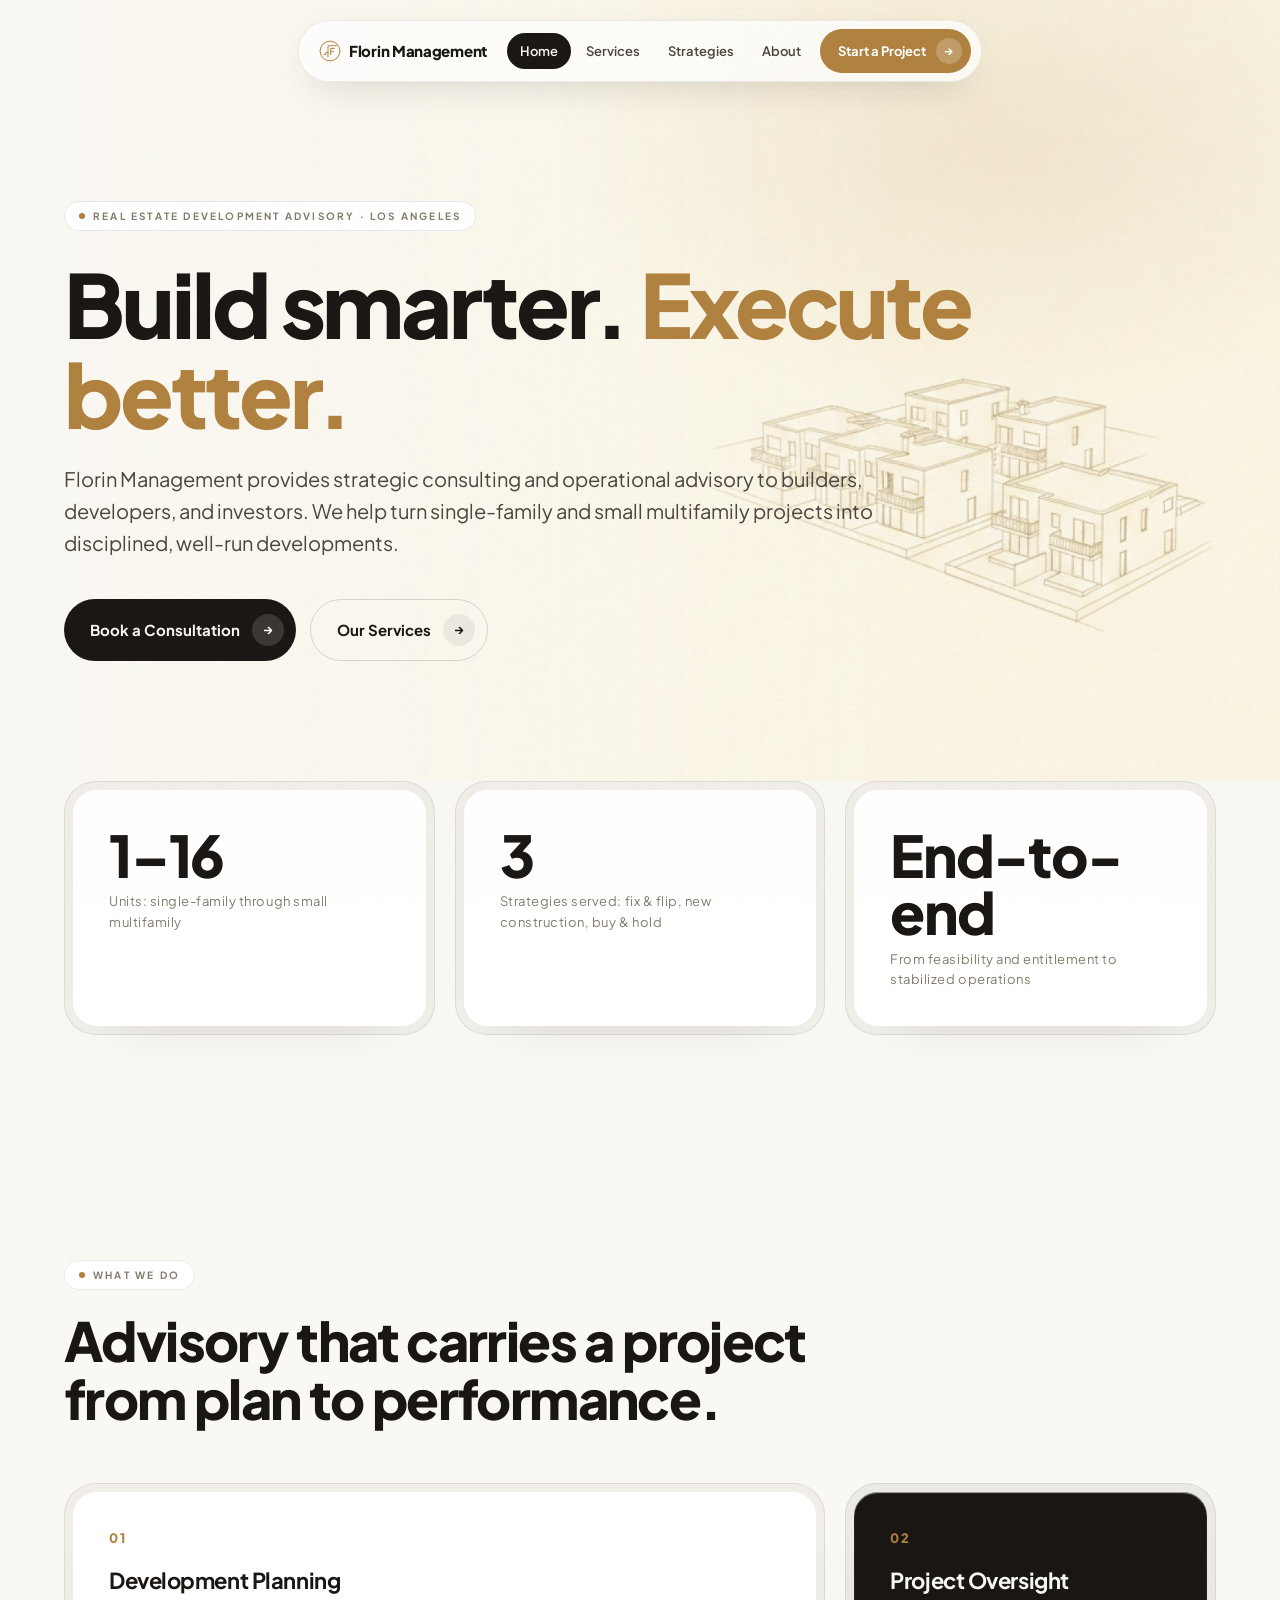
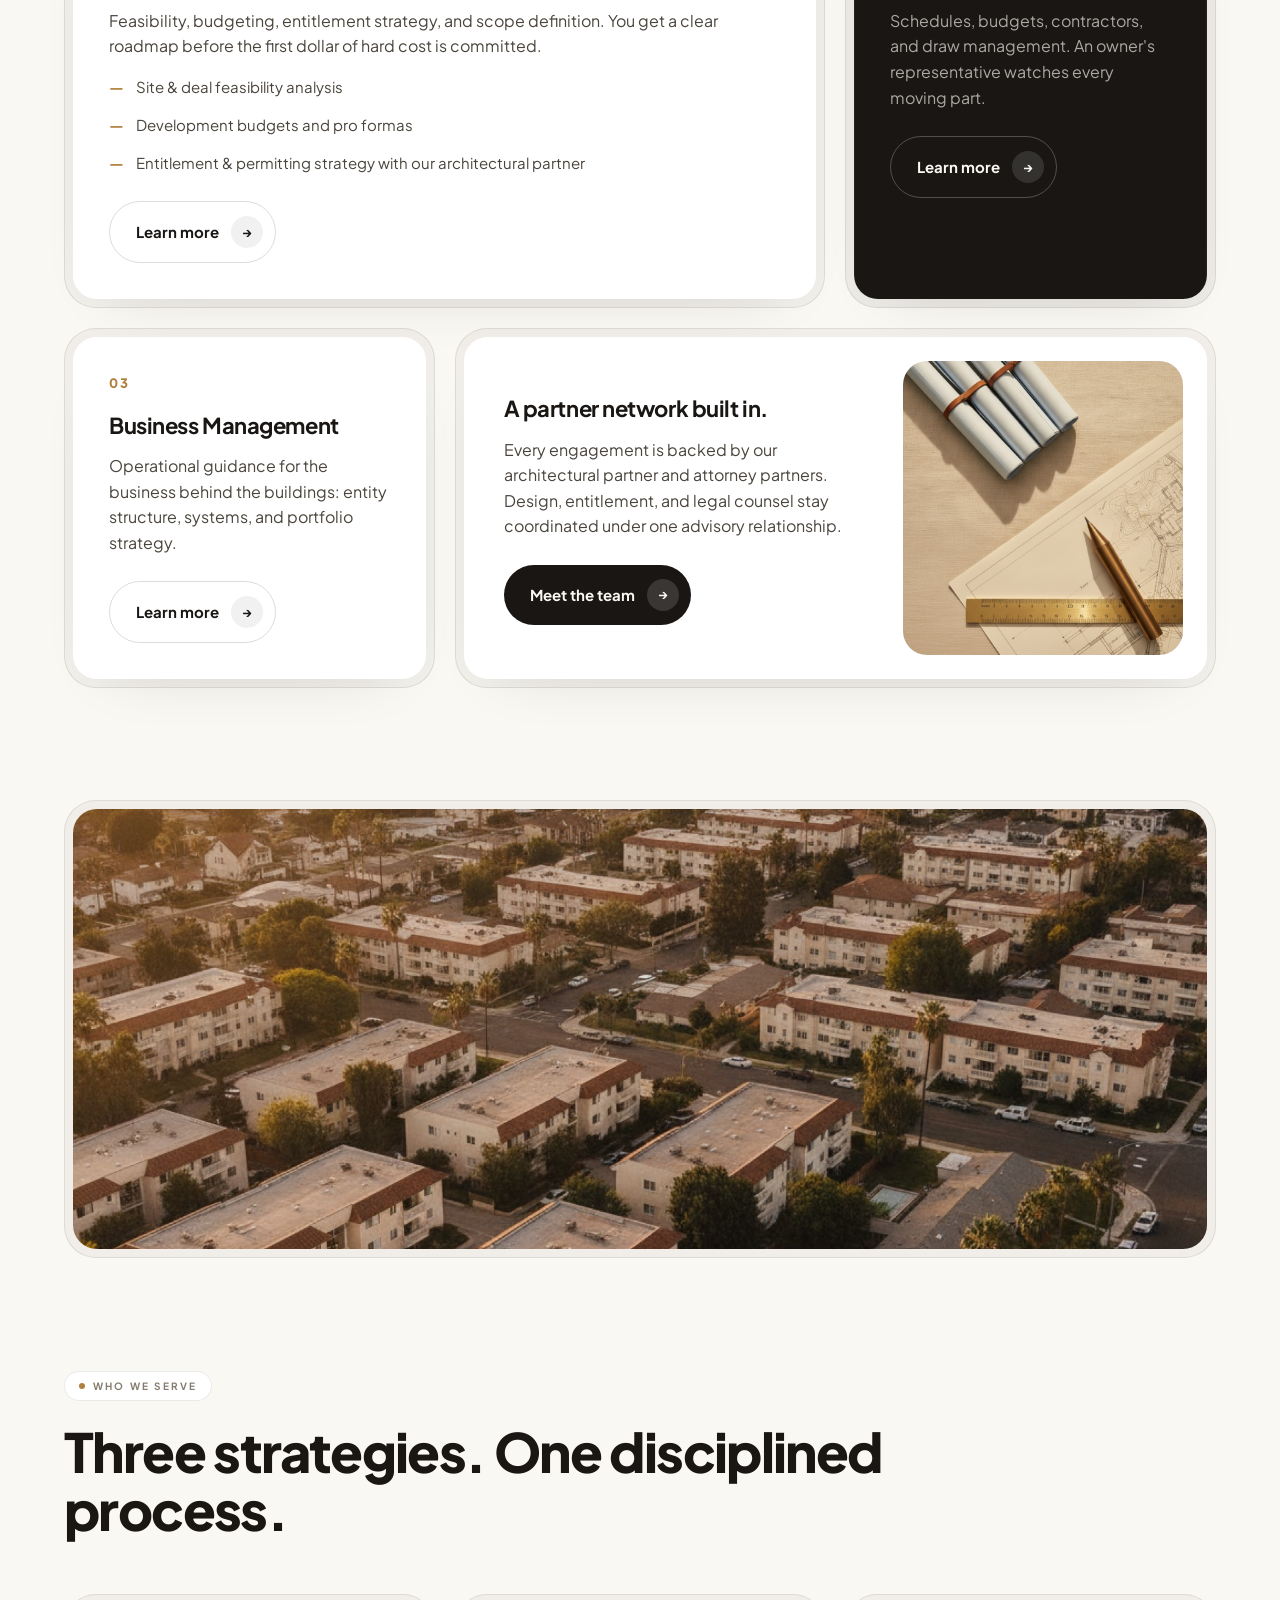
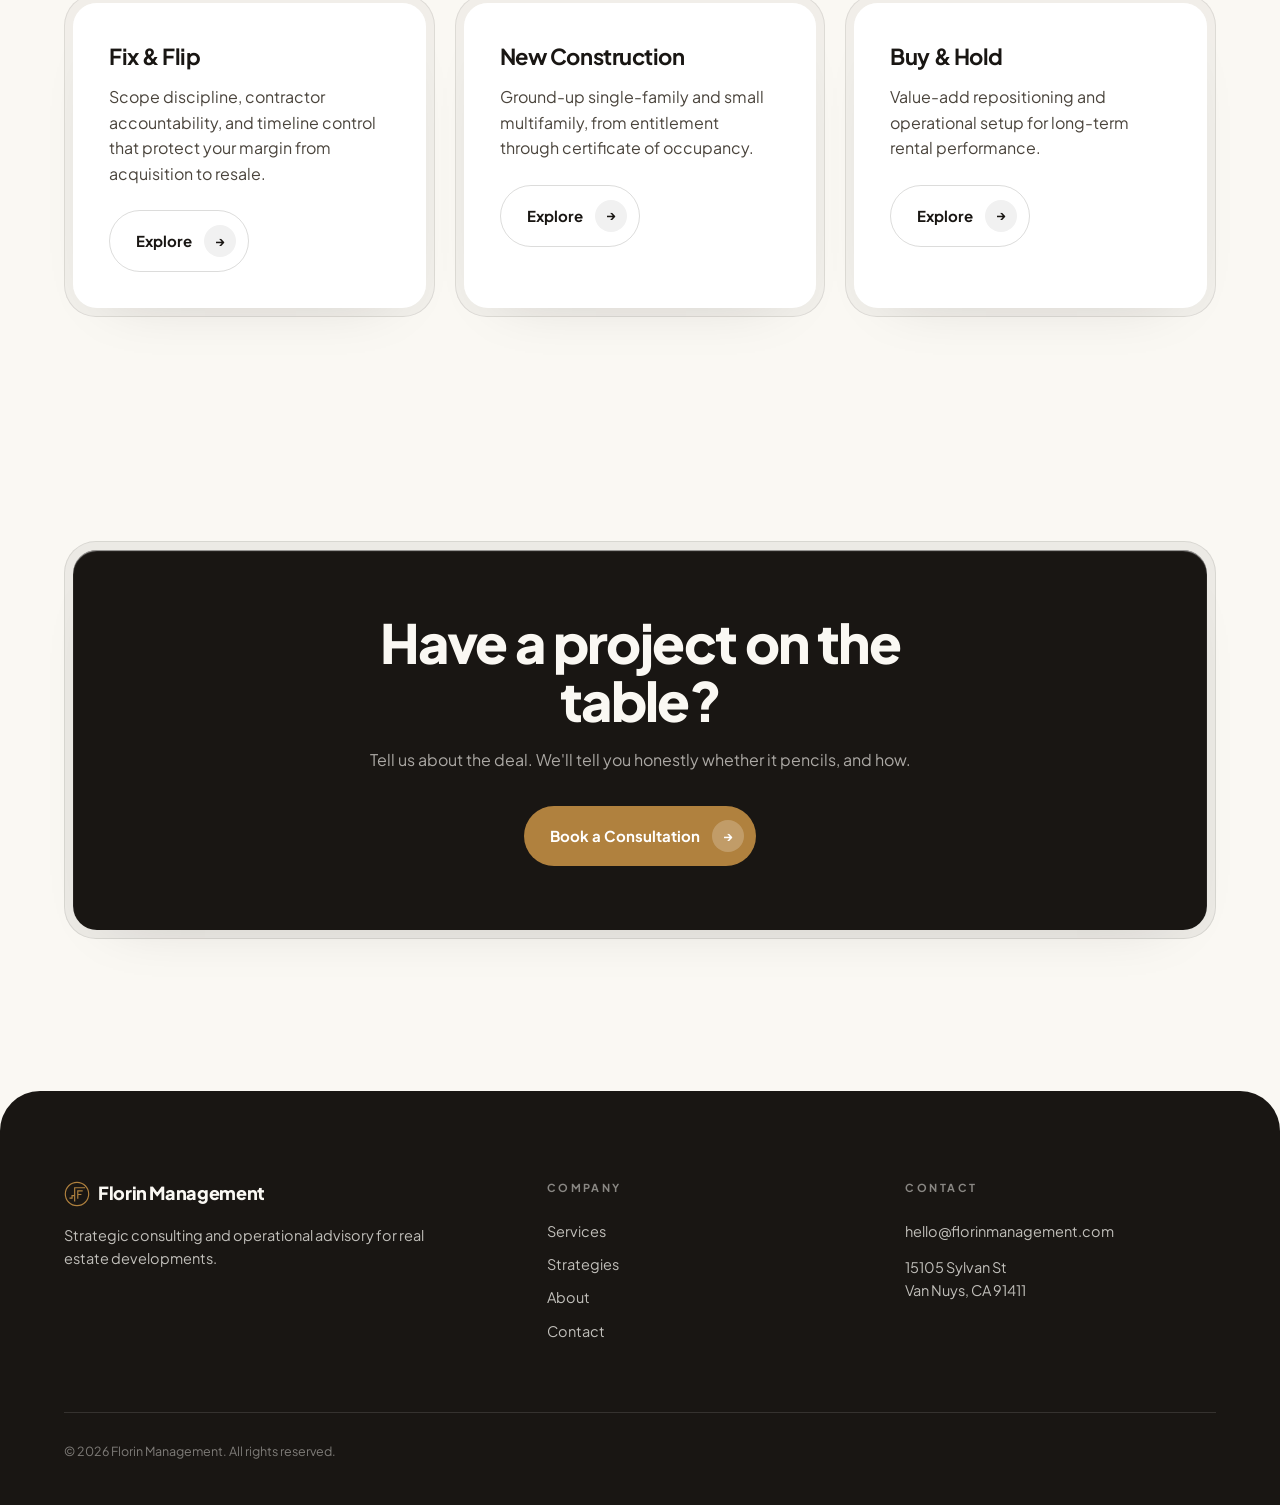
<file: index.html>
<!DOCTYPE html>
<html lang="en">
<head>
<meta charset="UTF-8">
<meta name="viewport" content="width=device-width, initial-scale=1.0">
<title>Florin Management | Real Estate Development Advisory</title>
<meta name="description" content="Strategic consulting and operational advisory for builders, developers, and real estate investors. Development planning, project oversight, and business management for single-family and small multifamily projects.">
<link rel="preconnect" href="https://fonts.googleapis.com">
<link rel="preconnect" href="https://fonts.gstatic.com" crossorigin>
<link href="https://fonts.googleapis.com/css2?family=Plus+Jakarta+Sans:wght@400;500;600;700;800&display=swap" rel="stylesheet">
<link rel="icon" type="image/svg+xml" href="assets/logo.svg">
<link rel="stylesheet" href="styles.css">
</head>
<body>

<nav class="nav">
  <div class="nav-pill">
    <a class="nav-logo" href="index.html"><img src="assets/logo.svg" alt="" class="coin-img">Florin Management</a>
    <div class="nav-links">
      <a href="index.html" class="active">Home</a>
      <a href="services.html">Services</a>
      <a href="strategies.html">Strategies</a>
      <a href="about.html">About</a>
    </div>
    <a class="nav-cta" href="contact.html">Start a Project <span class="arr">→</span></a>
  </div>
</nav>
<button class="burger" aria-label="Menu"><span></span><span></span></button>
<div class="mobile-menu">
  <a href="index.html">Home</a><a href="services.html">Services</a><a href="strategies.html">Strategies</a>
  <a href="about.html">About</a><a href="contact.html">Contact</a>
</div>

<header class="hero">
  <div class="hero-art" aria-hidden="true"></div>
  <div class="wrap">
    <span class="eyebrow rv">Real Estate Development Advisory · Los Angeles</span>
    <h1 class="rv d1" style="margin:28px 0 24px;max-width:15ch">Build smarter. <span class="gold">Execute better.</span></h1>
    <p class="lede rv d2">Florin Management provides strategic consulting and operational advisory to builders, developers, and investors. We help turn single-family and small multifamily projects into disciplined, well-run developments.</p>
    <div class="rv d3" style="display:flex;gap:14px;margin-top:40px;flex-wrap:wrap">
      <a class="btn btn-dark" href="contact.html">Book a Consultation <span class="arr">→</span></a>
      <a class="btn btn-ghost" href="services.html">Our Services <span class="arr">→</span></a>
    </div>
  </div>
</header>

<section style="padding-top:0">
  <div class="wrap">
    <div class="bento">
      <div class="shell b4 rv"><div class="core" style="text-align:left">
        <div class="stat">1–16</div><div class="stat-label">Units: single-family through small multifamily</div>
      </div></div>
      <div class="shell b4 rv d1"><div class="core">
        <div class="stat">3</div><div class="stat-label">Strategies served: fix &amp; flip, new construction, buy &amp; hold</div>
      </div></div>
      <div class="shell b4 rv d2"><div class="core">
        <div class="stat">End-to-end</div><div class="stat-label">From feasibility and entitlement to stabilized operations</div>
      </div></div>
    </div>
  </div>
</section>

<section>
  <div class="wrap">
    <span class="eyebrow rv">What we do</span>
    <h2 class="rv d1" style="margin:22px 0 56px;max-width:20ch">Advisory that carries a project from plan to performance.</h2>
    <div class="bento">
      <div class="shell b8 rv"><div class="core">
        <div class="num">01</div>
        <h3 style="margin:14px 0 10px">Development Planning</h3>
        <p style="color:var(--ink-soft)">Feasibility, budgeting, entitlement strategy, and scope definition. You get a clear roadmap before the first dollar of hard cost is committed.</p>
        <ul class="card-list">
          <li>Site &amp; deal feasibility analysis</li>
          <li>Development budgets and pro formas</li>
          <li>Entitlement &amp; permitting strategy with our architectural partner</li>
        </ul>
        <a class="btn btn-ghost" style="margin-top:26px" href="services.html#planning">Learn more <span class="arr">→</span></a>
      </div></div>
      <div class="shell shell-dark b4 rv d1"><div class="core core-dark">
        <div class="num">02</div>
        <h3 style="margin:14px 0 10px">Project Oversight</h3>
        <p class="mute-on-dark">Schedules, budgets, contractors, and draw management. An owner's representative watches every moving part.</p>
        <a class="btn btn-ghost" style="margin-top:26px;border-color:rgba(250,248,243,.25);color:var(--cream)" href="services.html#oversight">Learn more <span class="arr" style="background:rgba(255,255,255,.12)">→</span></a>
      </div></div>
      <div class="shell b4 rv"><div class="core">
        <div class="num">03</div>
        <h3 style="margin:14px 0 10px">Business Management</h3>
        <p style="color:var(--ink-soft)">Operational guidance for the business behind the buildings: entity structure, systems, and portfolio strategy.</p>
        <a class="btn btn-ghost" style="margin-top:26px" href="services.html#management">Learn more <span class="arr">→</span></a>
      </div></div>
      <div class="shell b8 rv d1"><div class="core split" style="padding:24px">
        <div style="display:flex;flex-direction:column;justify-content:center;padding:16px">
          <h3 style="margin-bottom:10px">A partner network built in.</h3>
          <p style="color:var(--ink-soft);max-width:52ch">Every engagement is backed by our architectural partner and attorney partners. Design, entitlement, and legal counsel stay coordinated under one advisory relationship.</p>
          <a class="btn btn-dark" style="margin-top:26px;align-self:flex-start" href="about.html">Meet the team <span class="arr">→</span></a>
        </div>
        <div class="media-shell"><img src="assets/planning.jpg" alt="Architectural site plans, brass scale ruler, and blueprint rolls on a drafting table"></div>
      </div></div>
    </div>
  </div>
</section>

<section style="padding-top:0;padding-bottom:0">
  <div class="wrap">
    <div class="shell rv media-shell" style="display:block">
      <img src="assets/hold.jpg" alt="Aerial view of small multifamily buildings in the San Fernando Valley at dusk" style="max-height:440px">
    </div>
  </div>
</section>

<section>
  <div class="wrap">
    <span class="eyebrow rv">Who we serve</span>
    <h2 class="rv d1" style="margin:22px 0 56px;max-width:22ch">Three strategies. One disciplined process.</h2>
    <div class="bento">
      <div class="shell b4 rv"><div class="core">
        <h3>Fix &amp; Flip</h3>
        <p style="color:var(--ink-soft);margin-top:10px">Scope discipline, contractor accountability, and timeline control that protect your margin from acquisition to resale.</p>
        <a class="btn btn-ghost" style="margin-top:24px" href="strategies.html#flip">Explore <span class="arr">→</span></a>
      </div></div>
      <div class="shell b4 rv d1"><div class="core">
        <h3>New Construction</h3>
        <p style="color:var(--ink-soft);margin-top:10px">Ground-up single-family and small multifamily, from entitlement through certificate of occupancy.</p>
        <a class="btn btn-ghost" style="margin-top:24px" href="strategies.html#construction">Explore <span class="arr">→</span></a>
      </div></div>
      <div class="shell b4 rv d2"><div class="core">
        <h3>Buy &amp; Hold</h3>
        <p style="color:var(--ink-soft);margin-top:10px">Value-add repositioning and operational setup for long-term rental performance.</p>
        <a class="btn btn-ghost" style="margin-top:24px" href="strategies.html#hold">Explore <span class="arr">→</span></a>
      </div></div>
    </div>
  </div>
</section>

<section>
  <div class="wrap">
    <div class="shell shell-dark rv"><div class="core core-dark" style="padding:64px 40px;text-align:center">
      <h2 style="max-width:18ch;margin:0 auto 18px">Have a project on the table?</h2>
      <p class="mute-on-dark" style="max-width:50ch;margin:0 auto 34px">Tell us about the deal. We'll tell you honestly whether it pencils, and how.</p>
      <a class="btn" style="background:var(--bronze);color:#fff;margin:0 auto;display:inline-flex" href="contact.html">Book a Consultation <span class="arr" style="background:rgba(255,255,255,.22)">→</span></a>
    </div></div>
  </div>
</section>

<footer>
  <div class="wrap">
    <div class="cols">
      <div>
        <a class="nav-logo" style="color:var(--cream);font-size:18px" href="index.html"><img src="assets/logo.svg" alt="" class="coin-img">Florin Management</a>
        <p style="margin-top:16px;max-width:34ch">Strategic consulting and operational advisory for real estate developments.</p>
      </div>
      <div>
        <h4>Company</h4>
        <a class="flink" href="services.html">Services</a>
        <a class="flink" href="strategies.html">Strategies</a>
        <a class="flink" href="about.html">About</a>
        <a class="flink" href="contact.html">Contact</a>
      </div>
      <div>
        <h4>Contact</h4>
        <a class="flink" href="mailto:hello@florinmanagement.com">hello@florinmanagement.com</a>
        <p style="margin-top:8px">15105 Sylvan St<br>Van Nuys, CA 91411</p>
      </div>
    </div>
    <div class="foot-bottom">
      <span>© 2026 Florin Management. All rights reserved.</span>
    </div>
  </div>
</footer>

<script src="main.js"></script>
</body>
</html>
</file>
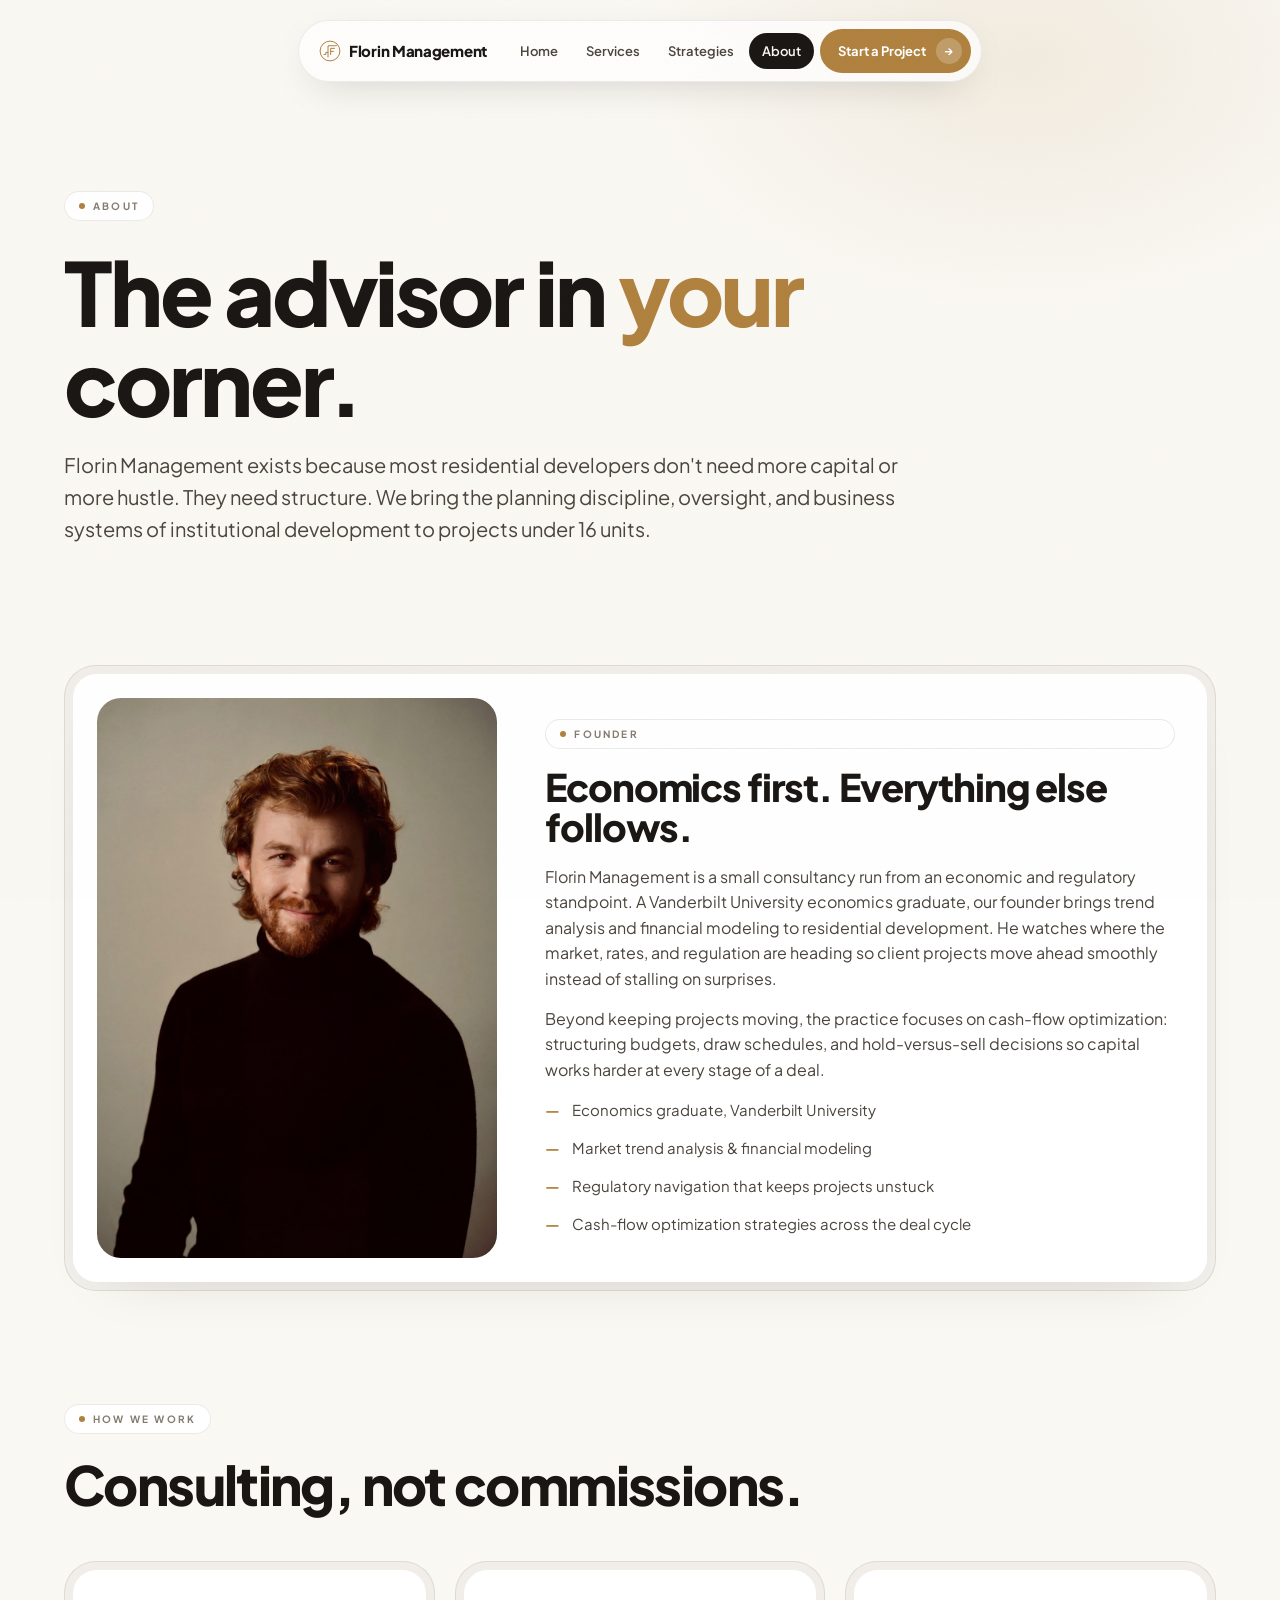
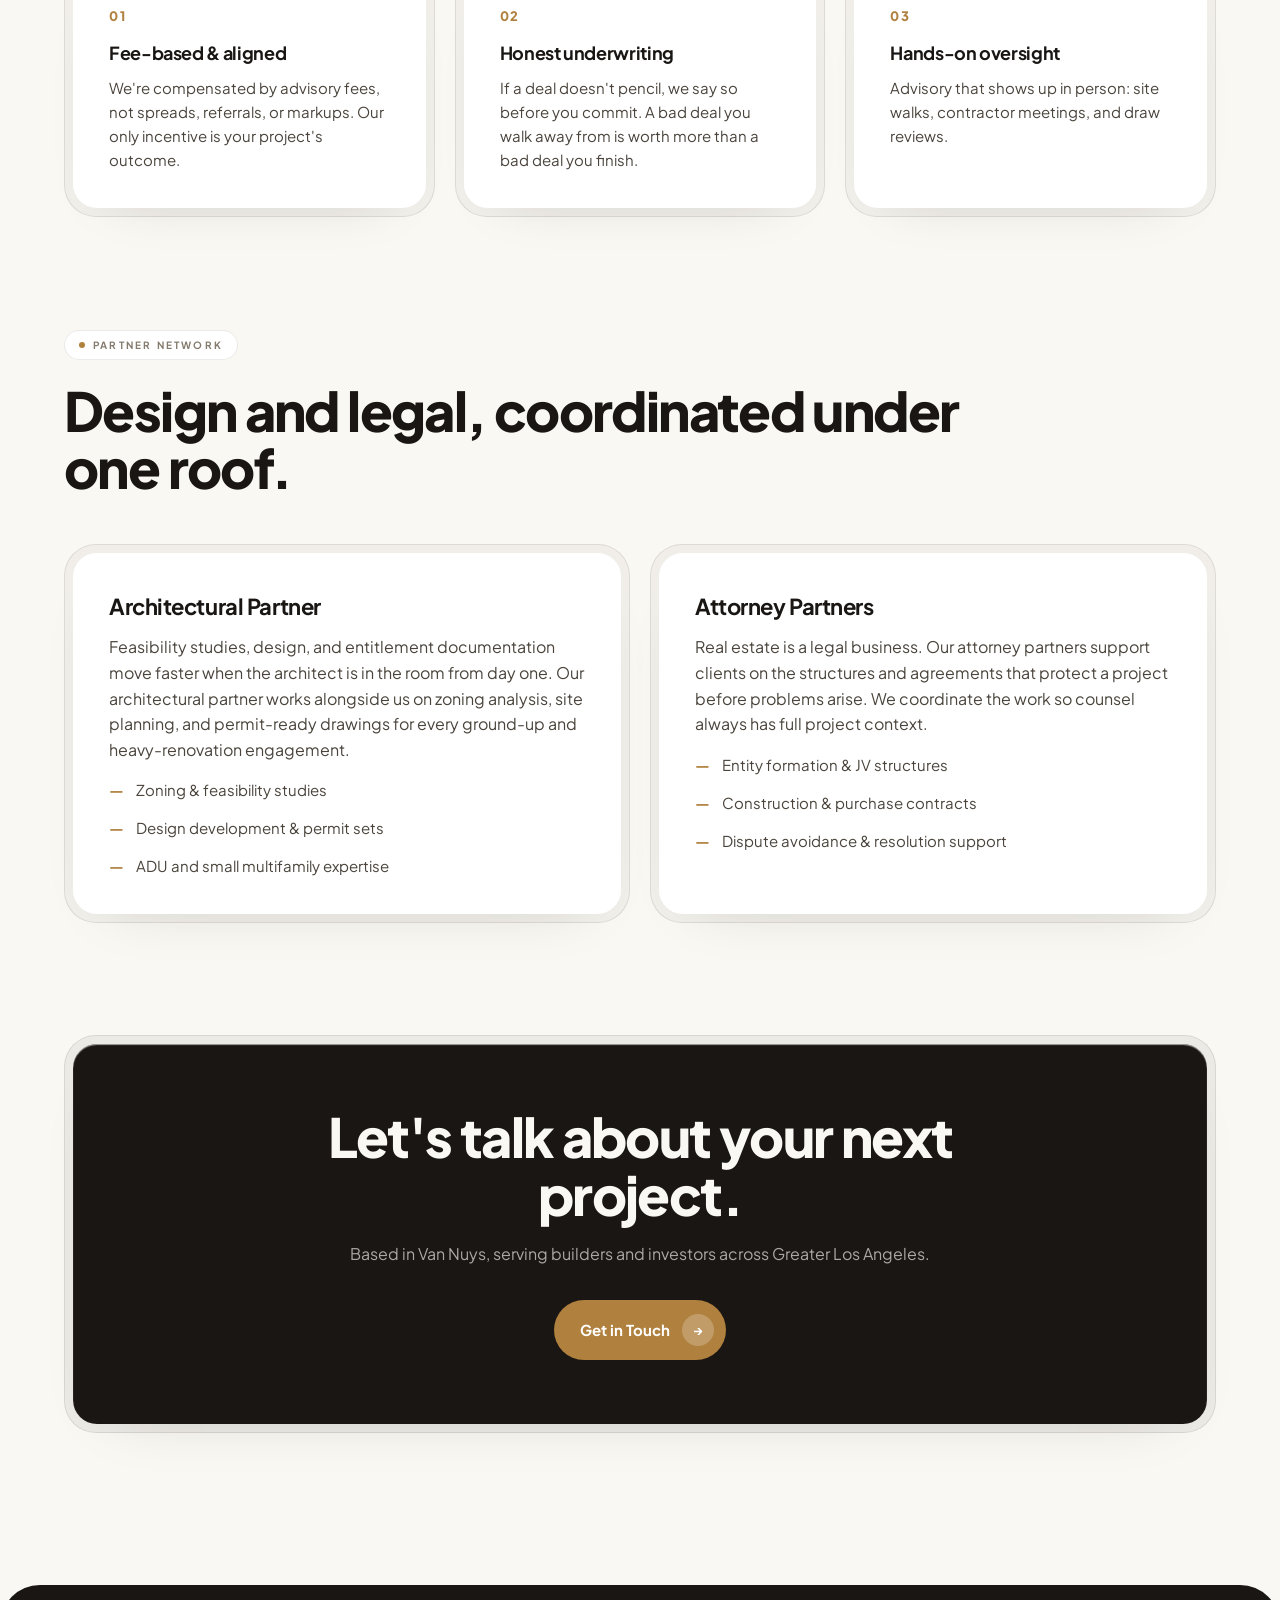
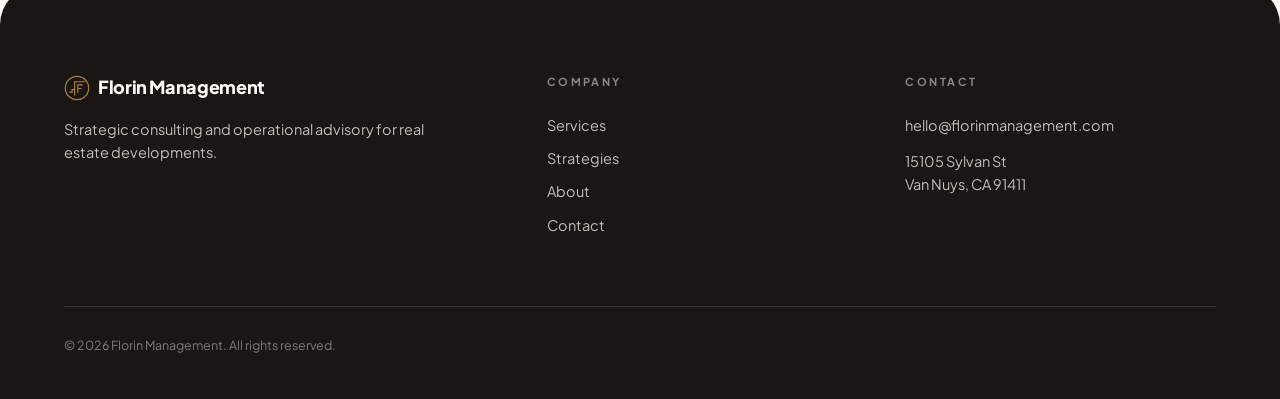
<file: about.html>
<!DOCTYPE html>
<html lang="en">
<head>
<meta charset="UTF-8">
<meta name="viewport" content="width=device-width, initial-scale=1.0">
<title>About | Florin Management</title>
<meta name="description" content="Florin Management is a real estate development advisory backed by an architectural partner and attorney partners.">
<link rel="preconnect" href="https://fonts.googleapis.com">
<link rel="preconnect" href="https://fonts.gstatic.com" crossorigin>
<link href="https://fonts.googleapis.com/css2?family=Plus+Jakarta+Sans:wght@400;500;600;700;800&display=swap" rel="stylesheet">
<link rel="icon" type="image/svg+xml" href="assets/logo.svg">
<link rel="stylesheet" href="styles.css">
</head>
<body>

<nav class="nav">
  <div class="nav-pill">
    <a class="nav-logo" href="index.html"><img src="assets/logo.svg" alt="" class="coin-img">Florin Management</a>
    <div class="nav-links">
      <a href="index.html">Home</a>
      <a href="services.html">Services</a>
      <a href="strategies.html">Strategies</a>
      <a href="about.html" class="active">About</a>
    </div>
    <a class="nav-cta" href="contact.html">Start a Project <span class="arr">→</span></a>
  </div>
</nav>
<button class="burger" aria-label="Menu"><span></span><span></span></button>
<div class="mobile-menu">
  <a href="index.html">Home</a><a href="services.html">Services</a><a href="strategies.html">Strategies</a>
  <a href="about.html">About</a><a href="contact.html">Contact</a>
</div>

<header class="page-hero">
  <div class="wrap">
    <span class="eyebrow rv">About</span>
    <h1 class="rv d1" style="margin:26px 0 22px;max-width:15ch">The advisor in <span class="gold">your</span> corner.</h1>
    <p class="lede rv d2">Florin Management exists because most residential developers don't need more capital or more hustle. They need structure. We bring the planning discipline, oversight, and business systems of institutional development to projects under 16 units.</p>
  </div>
</header>

<section style="padding-top:40px">
  <div class="wrap">
    <div class="shell rv"><div class="core split" style="padding:24px;grid-template-columns:.62fr 1fr;gap:40px">
      <div class="media-shell"><img src="assets/founder.jpg" alt="Portrait of the founder of Florin Management" style="min-height:420px;object-position:top"></div>
      <div style="display:flex;flex-direction:column;justify-content:center;padding:16px 8px">
        <span class="eyebrow">Founder</span>
        <h2 style="margin:18px 0 16px;font-size:clamp(26px,3.2vw,38px)">Economics first. Everything else follows.</h2>
        <p style="color:var(--ink-soft)">Florin Management is a small consultancy run from an economic and regulatory standpoint. A Vanderbilt University economics graduate, our founder brings trend analysis and financial modeling to residential development. He watches where the market, rates, and regulation are heading so client projects move ahead smoothly instead of stalling on surprises.</p>
        <p style="color:var(--ink-soft);margin-top:14px">Beyond keeping projects moving, the practice focuses on cash-flow optimization: structuring budgets, draw schedules, and hold-versus-sell decisions so capital works harder at every stage of a deal.</p>
        <ul class="card-list">
          <li>Economics graduate, Vanderbilt University</li>
          <li>Market trend analysis &amp; financial modeling</li>
          <li>Regulatory navigation that keeps projects unstuck</li>
          <li>Cash-flow optimization strategies across the deal cycle</li>
        </ul>
      </div>
    </div></div>
  </div>
</section>

<section style="padding-top:0">
  <div class="wrap">
    <span class="eyebrow rv">How we work</span>
    <h2 class="rv d1" style="margin:22px 0 48px;max-width:22ch">Consulting, not commissions.</h2>
    <div class="bento">
      <div class="shell b4 rv"><div class="core">
        <div class="num">01</div>
        <h3 style="margin:12px 0 8px;font-size:18px">Fee-based &amp; aligned</h3>
        <p style="color:var(--ink-soft);font-size:15px">We're compensated by advisory fees, not spreads, referrals, or markups. Our only incentive is your project's outcome.</p>
      </div></div>
      <div class="shell b4 rv d1"><div class="core">
        <div class="num">02</div>
        <h3 style="margin:12px 0 8px;font-size:18px">Honest underwriting</h3>
        <p style="color:var(--ink-soft);font-size:15px">If a deal doesn't pencil, we say so before you commit. A bad deal you walk away from is worth more than a bad deal you finish.</p>
      </div></div>
      <div class="shell b4 rv d2"><div class="core">
        <div class="num">03</div>
        <h3 style="margin:12px 0 8px;font-size:18px">Hands-on oversight</h3>
        <p style="color:var(--ink-soft);font-size:15px">Advisory that shows up in person: site walks, contractor meetings, and draw reviews.</p>
      </div></div>
    </div>
  </div>
</section>

<section style="padding-top:0">
  <div class="wrap">
    <span class="eyebrow rv">Partner network</span>
    <h2 class="rv d1" style="margin:22px 0 48px;max-width:24ch">Design and legal, coordinated under one roof.</h2>
    <div class="bento">
      <div class="shell b6 rv"><div class="core">
        <h3>Architectural Partner</h3>
        <p style="color:var(--ink-soft);margin-top:10px">Feasibility studies, design, and entitlement documentation move faster when the architect is in the room from day one. Our architectural partner works alongside us on zoning analysis, site planning, and permit-ready drawings for every ground-up and heavy-renovation engagement.</p>
        <ul class="card-list">
          <li>Zoning &amp; feasibility studies</li>
          <li>Design development &amp; permit sets</li>
          <li>ADU and small multifamily expertise</li>
        </ul>
      </div></div>
      <div class="shell b6 rv d1"><div class="core">
        <h3>Attorney Partners</h3>
        <p style="color:var(--ink-soft);margin-top:10px">Real estate is a legal business. Our attorney partners support clients on the structures and agreements that protect a project before problems arise. We coordinate the work so counsel always has full project context.</p>
        <ul class="card-list">
          <li>Entity formation &amp; JV structures</li>
          <li>Construction &amp; purchase contracts</li>
          <li>Dispute avoidance &amp; resolution support</li>
        </ul>
      </div></div>
    </div>
  </div>
</section>

<section style="padding-top:0">
  <div class="wrap">
    <div class="shell shell-dark rv"><div class="core core-dark" style="padding:64px 40px;text-align:center">
      <h2 style="max-width:18ch;margin:0 auto 18px">Let's talk about your next project.</h2>
      <p class="mute-on-dark" style="max-width:50ch;margin:0 auto 34px">Based in Van Nuys, serving builders and investors across Greater Los Angeles.</p>
      <a class="btn" style="background:var(--bronze);color:#fff;display:inline-flex" href="contact.html">Get in Touch <span class="arr" style="background:rgba(255,255,255,.22)">→</span></a>
    </div></div>
  </div>
</section>

<footer>
  <div class="wrap">
    <div class="cols">
      <div>
        <a class="nav-logo" style="color:var(--cream);font-size:18px" href="index.html"><img src="assets/logo.svg" alt="" class="coin-img">Florin Management</a>
        <p style="margin-top:16px;max-width:34ch">Strategic consulting and operational advisory for real estate developments.</p>
      </div>
      <div>
        <h4>Company</h4>
        <a class="flink" href="services.html">Services</a>
        <a class="flink" href="strategies.html">Strategies</a>
        <a class="flink" href="about.html">About</a>
        <a class="flink" href="contact.html">Contact</a>
      </div>
      <div>
        <h4>Contact</h4>
        <a class="flink" href="mailto:hello@florinmanagement.com">hello@florinmanagement.com</a>
        <p style="margin-top:8px">15105 Sylvan St<br>Van Nuys, CA 91411</p>
      </div>
    </div>
    <div class="foot-bottom">
      <span>© 2026 Florin Management. All rights reserved.</span>
    </div>
  </div>
</footer>

<script src="main.js"></script>
</body>
</html>
</file>
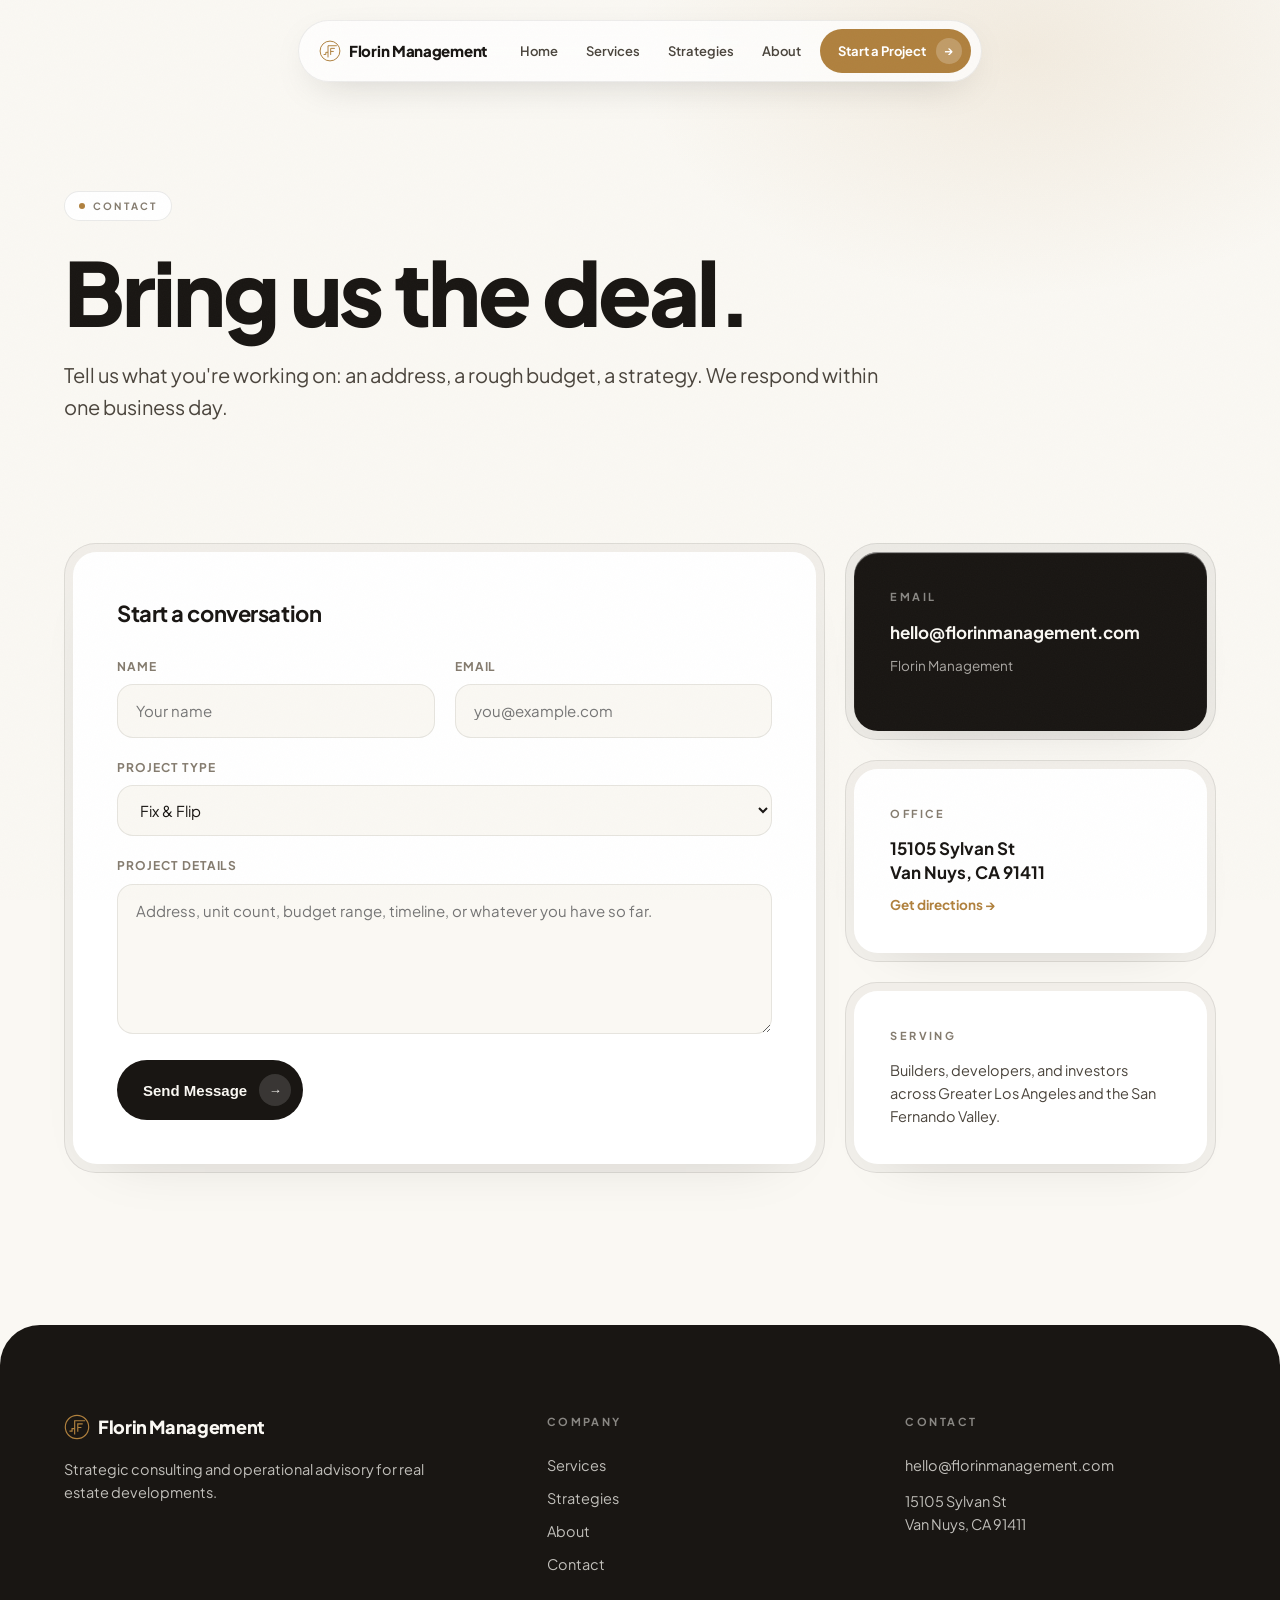
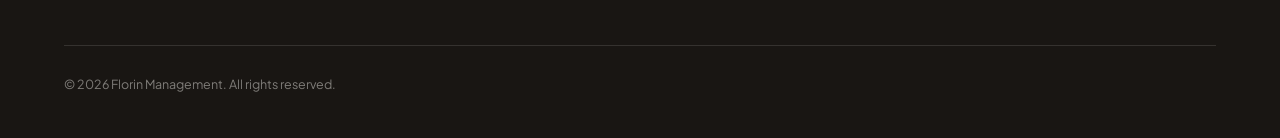
<file: contact.html>
<!DOCTYPE html>
<html lang="en">
<head>
<meta charset="UTF-8">
<meta name="viewport" content="width=device-width, initial-scale=1.0">
<title>Contact | Florin Management</title>
<meta name="description" content="Contact Florin Management: hello@florinmanagement.com · 15105 Sylvan St, Van Nuys, CA 91411.">
<link rel="preconnect" href="https://fonts.googleapis.com">
<link rel="preconnect" href="https://fonts.gstatic.com" crossorigin>
<link href="https://fonts.googleapis.com/css2?family=Plus+Jakarta+Sans:wght@400;500;600;700;800&display=swap" rel="stylesheet">
<link rel="icon" type="image/svg+xml" href="assets/logo.svg">
<link rel="stylesheet" href="styles.css">
</head>
<body>

<nav class="nav">
  <div class="nav-pill">
    <a class="nav-logo" href="index.html"><img src="assets/logo.svg" alt="" class="coin-img">Florin Management</a>
    <div class="nav-links">
      <a href="index.html">Home</a>
      <a href="services.html">Services</a>
      <a href="strategies.html">Strategies</a>
      <a href="about.html">About</a>
    </div>
    <a class="nav-cta" href="contact.html">Start a Project <span class="arr">→</span></a>
  </div>
</nav>
<button class="burger" aria-label="Menu"><span></span><span></span></button>
<div class="mobile-menu">
  <a href="index.html">Home</a><a href="services.html">Services</a><a href="strategies.html">Strategies</a>
  <a href="about.html">About</a><a href="contact.html">Contact</a>
</div>

<header class="page-hero">
  <div class="wrap">
    <span class="eyebrow rv">Contact</span>
    <h1 class="rv d1" style="margin:26px 0 22px;max-width:14ch">Bring us the deal.</h1>
    <p class="lede rv d2">Tell us what you're working on: an address, a rough budget, a strategy. We respond within one business day.</p>
  </div>
</header>

<section style="padding-top:40px">
  <div class="wrap">
    <div class="bento">
      <div class="shell b8 rv"><div class="core" style="padding:44px">
        <h3 style="margin-bottom:26px">Start a conversation</h3>
        <form action="mailto:hello@florinmanagement.com" method="post" enctype="text/plain">
          <div class="bento" style="gap:0 20px">
            <div class="b6 field"><label for="name">Name</label><input id="name" name="name" type="text" placeholder="Your name" required></div>
            <div class="b6 field"><label for="email">Email</label><input id="email" name="email" type="email" placeholder="you@example.com" required></div>
          </div>
          <div class="field"><label for="strategy">Project type</label>
            <select id="strategy" name="strategy">
              <option>Fix &amp; Flip</option>
              <option>New Construction</option>
              <option>Buy &amp; Hold</option>
              <option>Business / Operations Advisory</option>
              <option>Not sure yet</option>
            </select>
          </div>
          <div class="field"><label for="msg">Project details</label>
            <textarea id="msg" name="message" rows="5" placeholder="Address, unit count, budget range, timeline, or whatever you have so far."></textarea>
          </div>
          <button class="btn btn-dark" type="submit" style="border:none">Send Message <span class="arr">→</span></button>
        </form>
      </div></div>
      <div class="b4" style="display:flex;flex-direction:column;gap:20px">
        <div class="shell shell-dark rv d1" style="flex:1"><div class="core core-dark">
          <h4 style="font-size:11px;letter-spacing:.22em;text-transform:uppercase;color:rgba(250,248,243,.5);margin-bottom:14px;font-weight:700">Email</h4>
          <a href="mailto:hello@florinmanagement.com" style="font-weight:700;font-size:17px">hello@florinmanagement.com</a>
          <p class="mute-on-dark" style="font-size:13.5px;margin-top:8px">Florin Management</p>
        </div></div>
        <div class="shell rv d2" style="flex:1"><div class="core">
          <h4 style="font-size:11px;letter-spacing:.22em;text-transform:uppercase;color:var(--mute);margin-bottom:14px;font-weight:700">Office</h4>
          <p style="font-weight:700;font-size:17px;line-height:1.4">15105 Sylvan St<br>Van Nuys, CA 91411</p>
          <a href="https://maps.google.com/?q=15105+Sylvan+St+Van+Nuys+CA+91411" target="_blank" rel="noopener" class="gold" style="font-size:13.5px;font-weight:700;display:inline-block;margin-top:10px">Get directions →</a>
        </div></div>
        <div class="shell rv d3"><div class="core">
          <h4 style="font-size:11px;letter-spacing:.22em;text-transform:uppercase;color:var(--mute);margin-bottom:14px;font-weight:700">Serving</h4>
          <p style="color:var(--ink-soft);font-size:14.5px">Builders, developers, and investors across Greater Los Angeles and the San Fernando Valley.</p>
        </div></div>
      </div>
    </div>
  </div>
</section>

<footer>
  <div class="wrap">
    <div class="cols">
      <div>
        <a class="nav-logo" style="color:var(--cream);font-size:18px" href="index.html"><img src="assets/logo.svg" alt="" class="coin-img">Florin Management</a>
        <p style="margin-top:16px;max-width:34ch">Strategic consulting and operational advisory for real estate developments.</p>
      </div>
      <div>
        <h4>Company</h4>
        <a class="flink" href="services.html">Services</a>
        <a class="flink" href="strategies.html">Strategies</a>
        <a class="flink" href="about.html">About</a>
        <a class="flink" href="contact.html">Contact</a>
      </div>
      <div>
        <h4>Contact</h4>
        <a class="flink" href="mailto:hello@florinmanagement.com">hello@florinmanagement.com</a>
        <p style="margin-top:8px">15105 Sylvan St<br>Van Nuys, CA 91411</p>
      </div>
    </div>
    <div class="foot-bottom">
      <span>© 2026 Florin Management. All rights reserved.</span>
    </div>
  </div>
</footer>

<script src="main.js"></script>
</body>
</html>
</file>
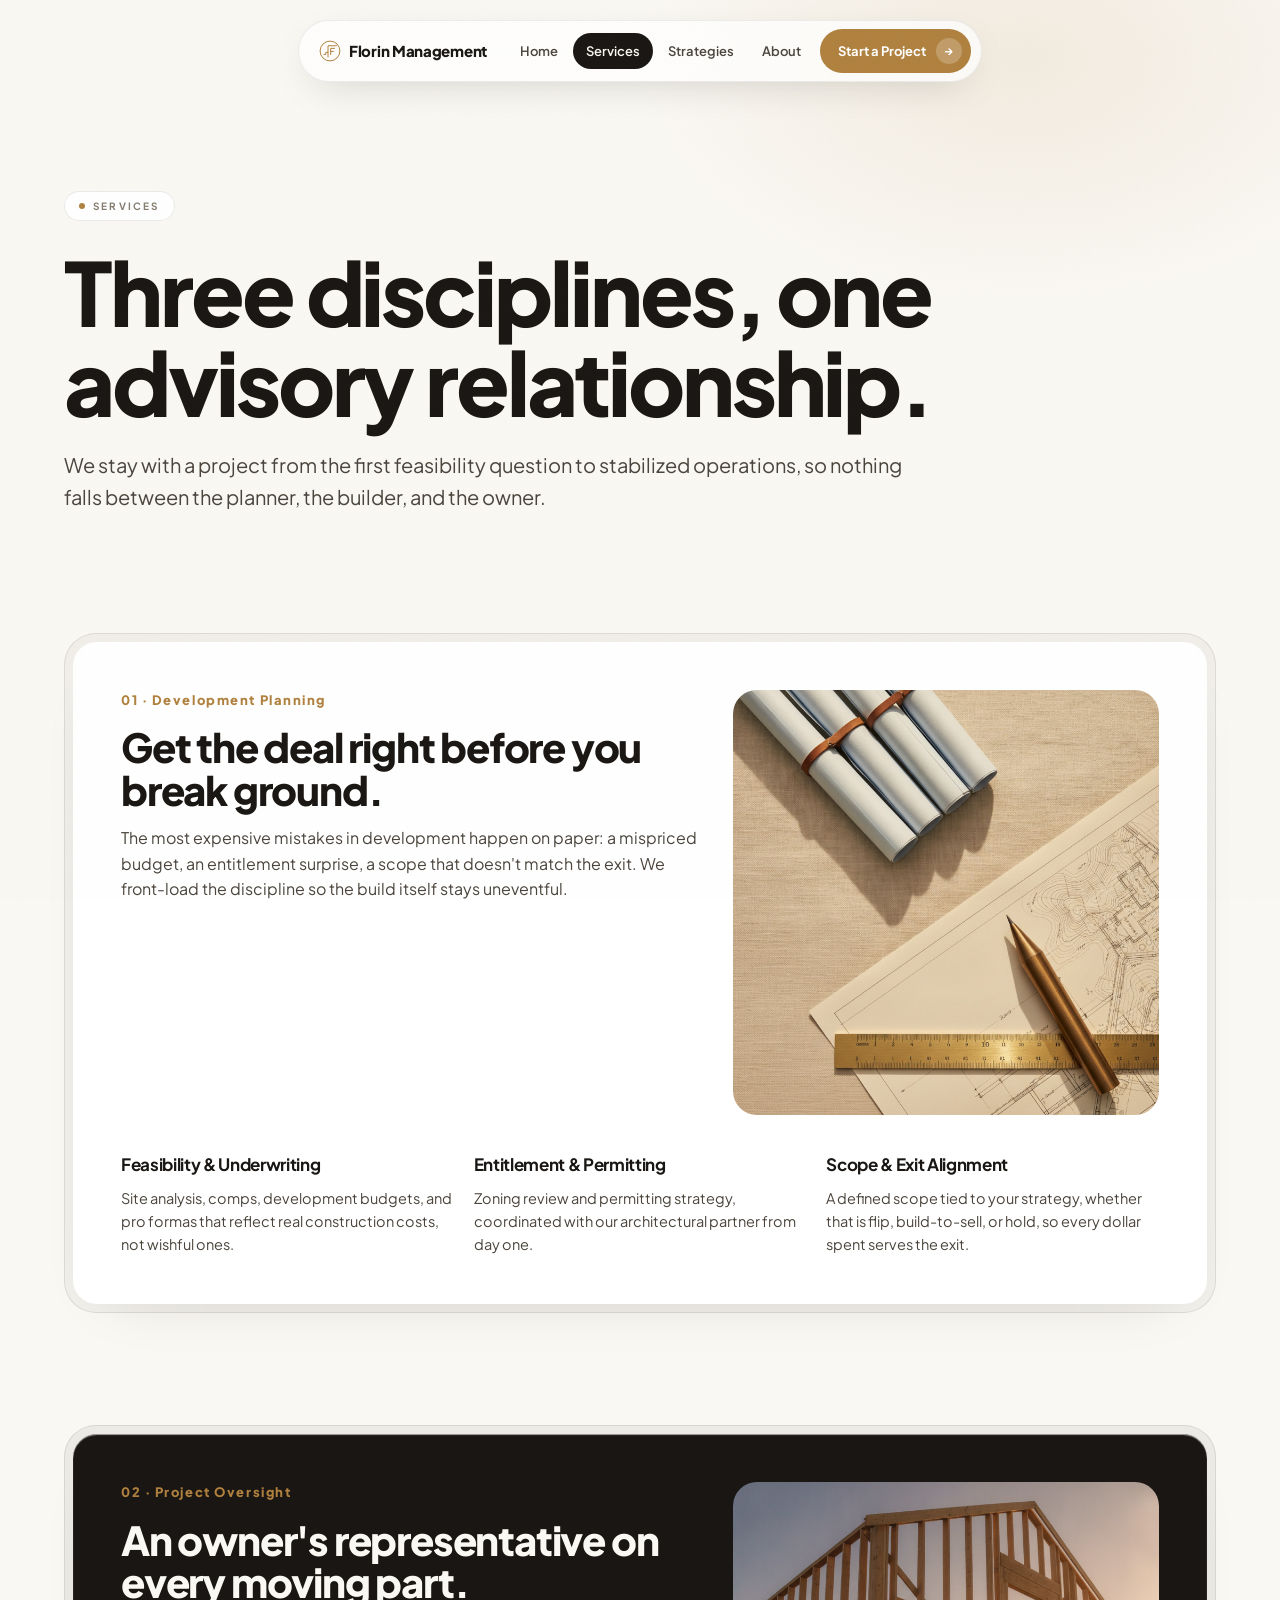
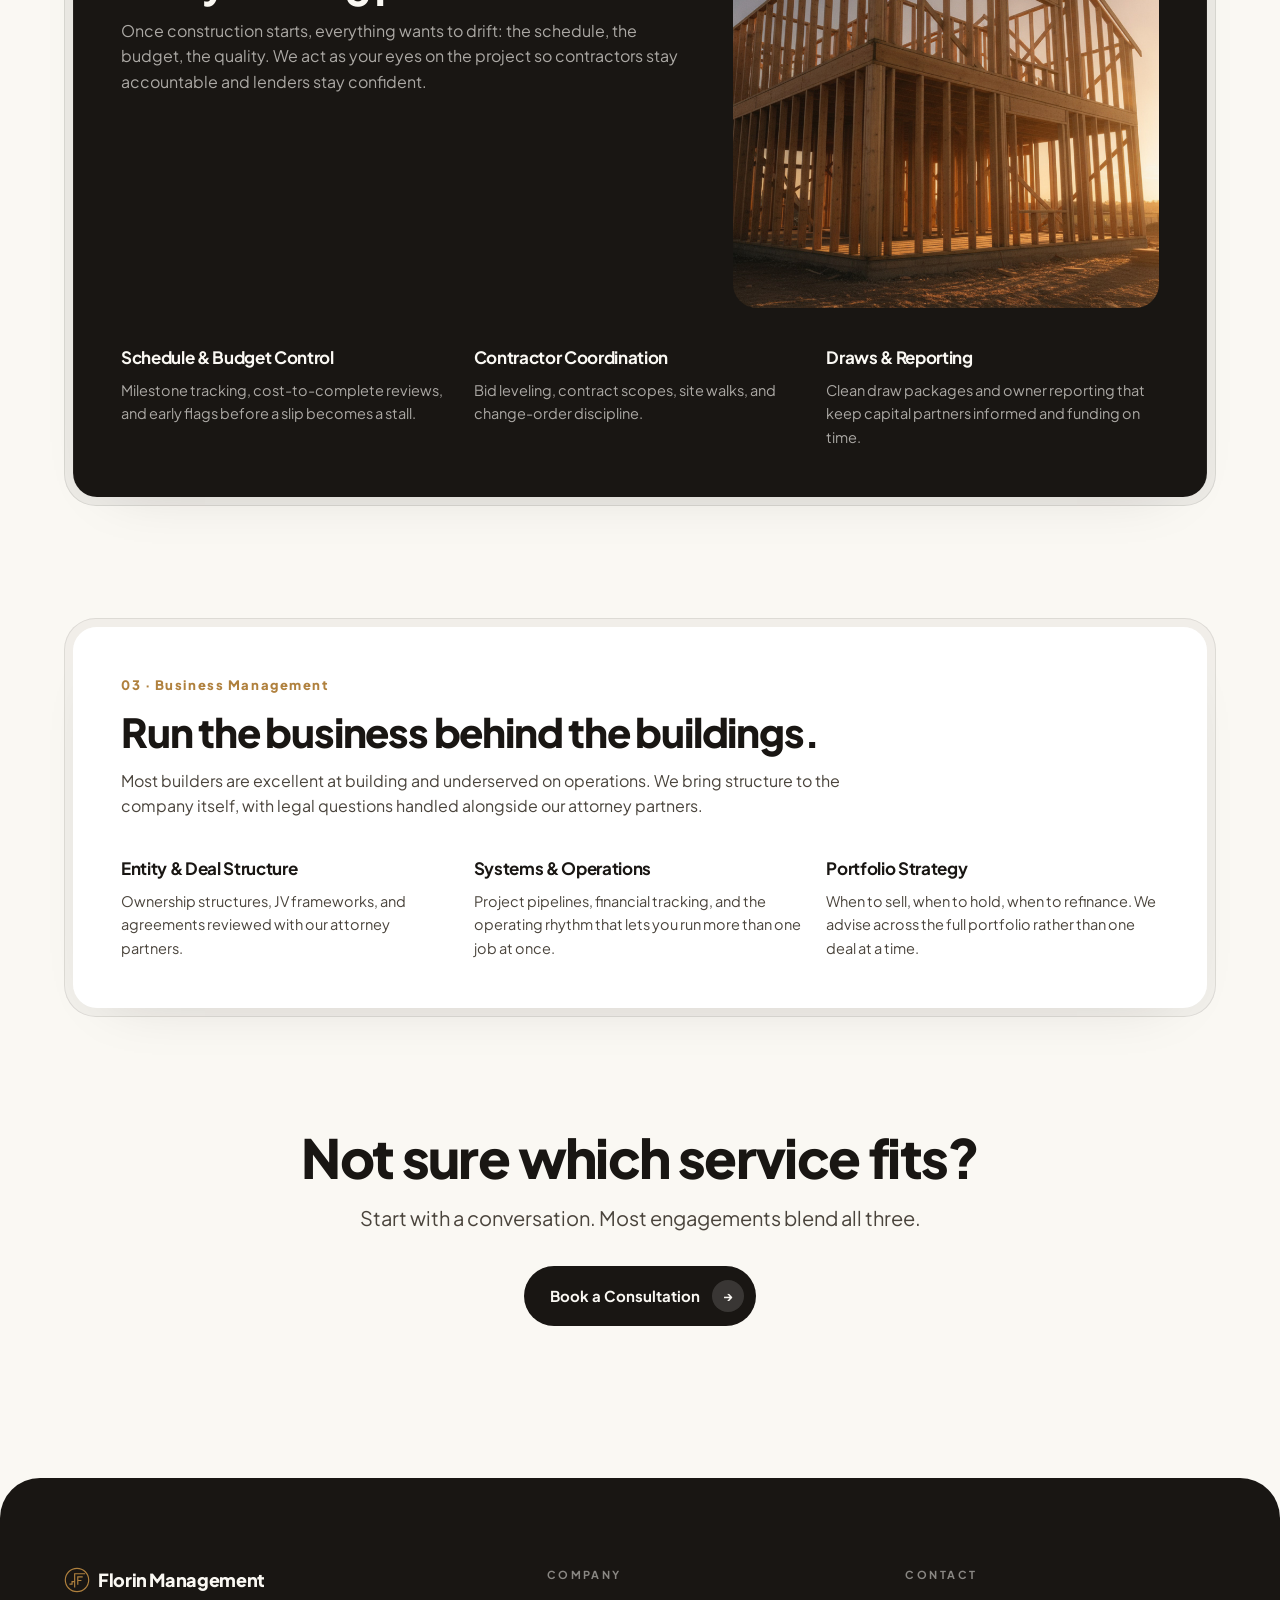
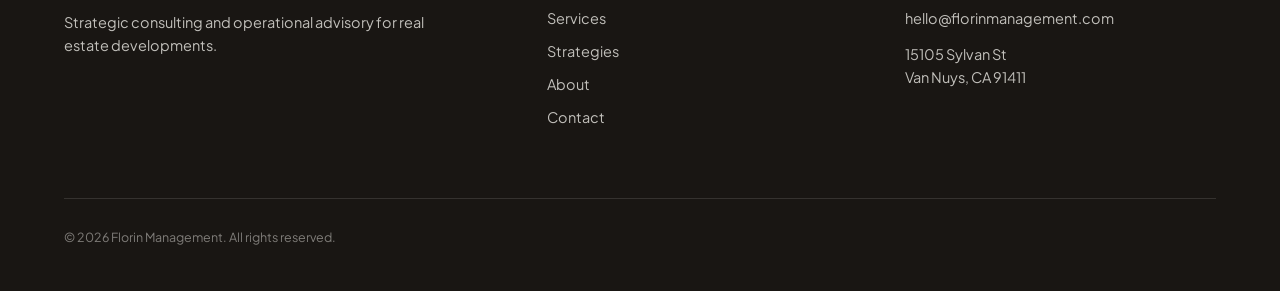
<file: services.html>
<!DOCTYPE html>
<html lang="en">
<head>
<meta charset="UTF-8">
<meta name="viewport" content="width=device-width, initial-scale=1.0">
<title>Services | Florin Management</title>
<meta name="description" content="Development planning, project oversight, and business management advisory for builders, developers, and real estate investors.">
<link rel="preconnect" href="https://fonts.googleapis.com">
<link rel="preconnect" href="https://fonts.gstatic.com" crossorigin>
<link href="https://fonts.googleapis.com/css2?family=Plus+Jakarta+Sans:wght@400;500;600;700;800&display=swap" rel="stylesheet">
<link rel="icon" type="image/svg+xml" href="assets/logo.svg">
<link rel="stylesheet" href="styles.css">
</head>
<body>

<nav class="nav">
  <div class="nav-pill">
    <a class="nav-logo" href="index.html"><img src="assets/logo.svg" alt="" class="coin-img">Florin Management</a>
    <div class="nav-links">
      <a href="index.html">Home</a>
      <a href="services.html" class="active">Services</a>
      <a href="strategies.html">Strategies</a>
      <a href="about.html">About</a>
    </div>
    <a class="nav-cta" href="contact.html">Start a Project <span class="arr">→</span></a>
  </div>
</nav>
<button class="burger" aria-label="Menu"><span></span><span></span></button>
<div class="mobile-menu">
  <a href="index.html">Home</a><a href="services.html">Services</a><a href="strategies.html">Strategies</a>
  <a href="about.html">About</a><a href="contact.html">Contact</a>
</div>

<header class="page-hero">
  <div class="wrap">
    <span class="eyebrow rv">Services</span>
    <h1 class="rv d1" style="margin:26px 0 22px;max-width:16ch">Three disciplines, one advisory relationship.</h1>
    <p class="lede rv d2">We stay with a project from the first feasibility question to stabilized operations, so nothing falls between the planner, the builder, and the owner.</p>
  </div>
</header>

<section id="planning" style="padding-top:40px">
  <div class="wrap">
    <div class="shell rv"><div class="core" style="padding:48px">
      <div class="split" style="margin-bottom:36px">
        <div>
          <div class="num">01 · Development Planning</div>
          <h2 style="margin:16px 0 14px;font-size:clamp(28px,3.5vw,40px)">Get the deal right before you break ground.</h2>
          <p style="color:var(--ink-soft);max-width:62ch">The most expensive mistakes in development happen on paper: a mispriced budget, an entitlement surprise, a scope that doesn't match the exit. We front-load the discipline so the build itself stays uneventful.</p>
        </div>
        <div class="media-shell"><img src="assets/planning.jpg" alt="Blueprint rolls, brass ruler, and site plans on an architect's desk"></div>
      </div>
      <div class="bento" style="margin-top:36px">
        <div class="b4"><h3 style="font-size:17px">Feasibility &amp; Underwriting</h3>
          <p style="color:var(--ink-soft);font-size:14.5px;margin-top:8px">Site analysis, comps, development budgets, and pro formas that reflect real construction costs, not wishful ones.</p></div>
        <div class="b4"><h3 style="font-size:17px">Entitlement &amp; Permitting</h3>
          <p style="color:var(--ink-soft);font-size:14.5px;margin-top:8px">Zoning review and permitting strategy, coordinated with our architectural partner from day one.</p></div>
        <div class="b4"><h3 style="font-size:17px">Scope &amp; Exit Alignment</h3>
          <p style="color:var(--ink-soft);font-size:14.5px;margin-top:8px">A defined scope tied to your strategy, whether that is flip, build-to-sell, or hold, so every dollar spent serves the exit.</p></div>
      </div>
    </div></div>
  </div>
</section>

<section id="oversight" style="padding-top:0">
  <div class="wrap">
    <div class="shell shell-dark rv"><div class="core core-dark" style="padding:48px">
      <div class="split" style="margin-bottom:36px">
        <div>
          <div class="num">02 · Project Oversight</div>
          <h2 style="margin:16px 0 14px;font-size:clamp(28px,3.5vw,40px)">An owner's representative on every moving part.</h2>
          <p class="mute-on-dark" style="max-width:62ch">Once construction starts, everything wants to drift: the schedule, the budget, the quality. We act as your eyes on the project so contractors stay accountable and lenders stay confident.</p>
        </div>
        <div class="media-shell"><img src="assets/oversight.jpg" alt="Timber framing of a house under construction at golden hour"></div>
      </div>
      <div class="bento" style="margin-top:36px">
        <div class="b4"><h3 style="font-size:17px">Schedule &amp; Budget Control</h3>
          <p class="mute-on-dark" style="font-size:14.5px;margin-top:8px">Milestone tracking, cost-to-complete reviews, and early flags before a slip becomes a stall.</p></div>
        <div class="b4"><h3 style="font-size:17px">Contractor Coordination</h3>
          <p class="mute-on-dark" style="font-size:14.5px;margin-top:8px">Bid leveling, contract scopes, site walks, and change-order discipline.</p></div>
        <div class="b4"><h3 style="font-size:17px">Draws &amp; Reporting</h3>
          <p class="mute-on-dark" style="font-size:14.5px;margin-top:8px">Clean draw packages and owner reporting that keep capital partners informed and funding on time.</p></div>
      </div>
    </div></div>
  </div>
</section>

<section id="management" style="padding-top:0">
  <div class="wrap">
    <div class="shell rv"><div class="core" style="padding:48px">
      <div class="num">03 · Business Management</div>
      <h2 style="margin:16px 0 14px;font-size:clamp(28px,3.5vw,40px)">Run the business behind the buildings.</h2>
      <p style="color:var(--ink-soft);max-width:62ch">Most builders are excellent at building and underserved on operations. We bring structure to the company itself, with legal questions handled alongside our attorney partners.</p>
      <div class="bento" style="margin-top:36px">
        <div class="b4"><h3 style="font-size:17px">Entity &amp; Deal Structure</h3>
          <p style="color:var(--ink-soft);font-size:14.5px;margin-top:8px">Ownership structures, JV frameworks, and agreements reviewed with our attorney partners.</p></div>
        <div class="b4"><h3 style="font-size:17px">Systems &amp; Operations</h3>
          <p style="color:var(--ink-soft);font-size:14.5px;margin-top:8px">Project pipelines, financial tracking, and the operating rhythm that lets you run more than one job at once.</p></div>
        <div class="b4"><h3 style="font-size:17px">Portfolio Strategy</h3>
          <p style="color:var(--ink-soft);font-size:14.5px;margin-top:8px">When to sell, when to hold, when to refinance. We advise across the full portfolio rather than one deal at a time.</p></div>
      </div>
    </div></div>
  </div>
</section>

<section style="padding-top:0">
  <div class="wrap" style="text-align:center">
    <h2 class="rv" style="margin-bottom:16px">Not sure which service fits?</h2>
    <p class="lede rv d1" style="margin:0 auto 32px">Start with a conversation. Most engagements blend all three.</p>
    <a class="btn btn-dark rv d2" style="display:inline-flex" href="contact.html">Book a Consultation <span class="arr">→</span></a>
  </div>
</section>

<footer>
  <div class="wrap">
    <div class="cols">
      <div>
        <a class="nav-logo" style="color:var(--cream);font-size:18px" href="index.html"><img src="assets/logo.svg" alt="" class="coin-img">Florin Management</a>
        <p style="margin-top:16px;max-width:34ch">Strategic consulting and operational advisory for real estate developments.</p>
      </div>
      <div>
        <h4>Company</h4>
        <a class="flink" href="services.html">Services</a>
        <a class="flink" href="strategies.html">Strategies</a>
        <a class="flink" href="about.html">About</a>
        <a class="flink" href="contact.html">Contact</a>
      </div>
      <div>
        <h4>Contact</h4>
        <a class="flink" href="mailto:hello@florinmanagement.com">hello@florinmanagement.com</a>
        <p style="margin-top:8px">15105 Sylvan St<br>Van Nuys, CA 91411</p>
      </div>
    </div>
    <div class="foot-bottom">
      <span>© 2026 Florin Management. All rights reserved.</span>
    </div>
  </div>
</footer>

<script src="main.js"></script>
</body>
</html>
</file>
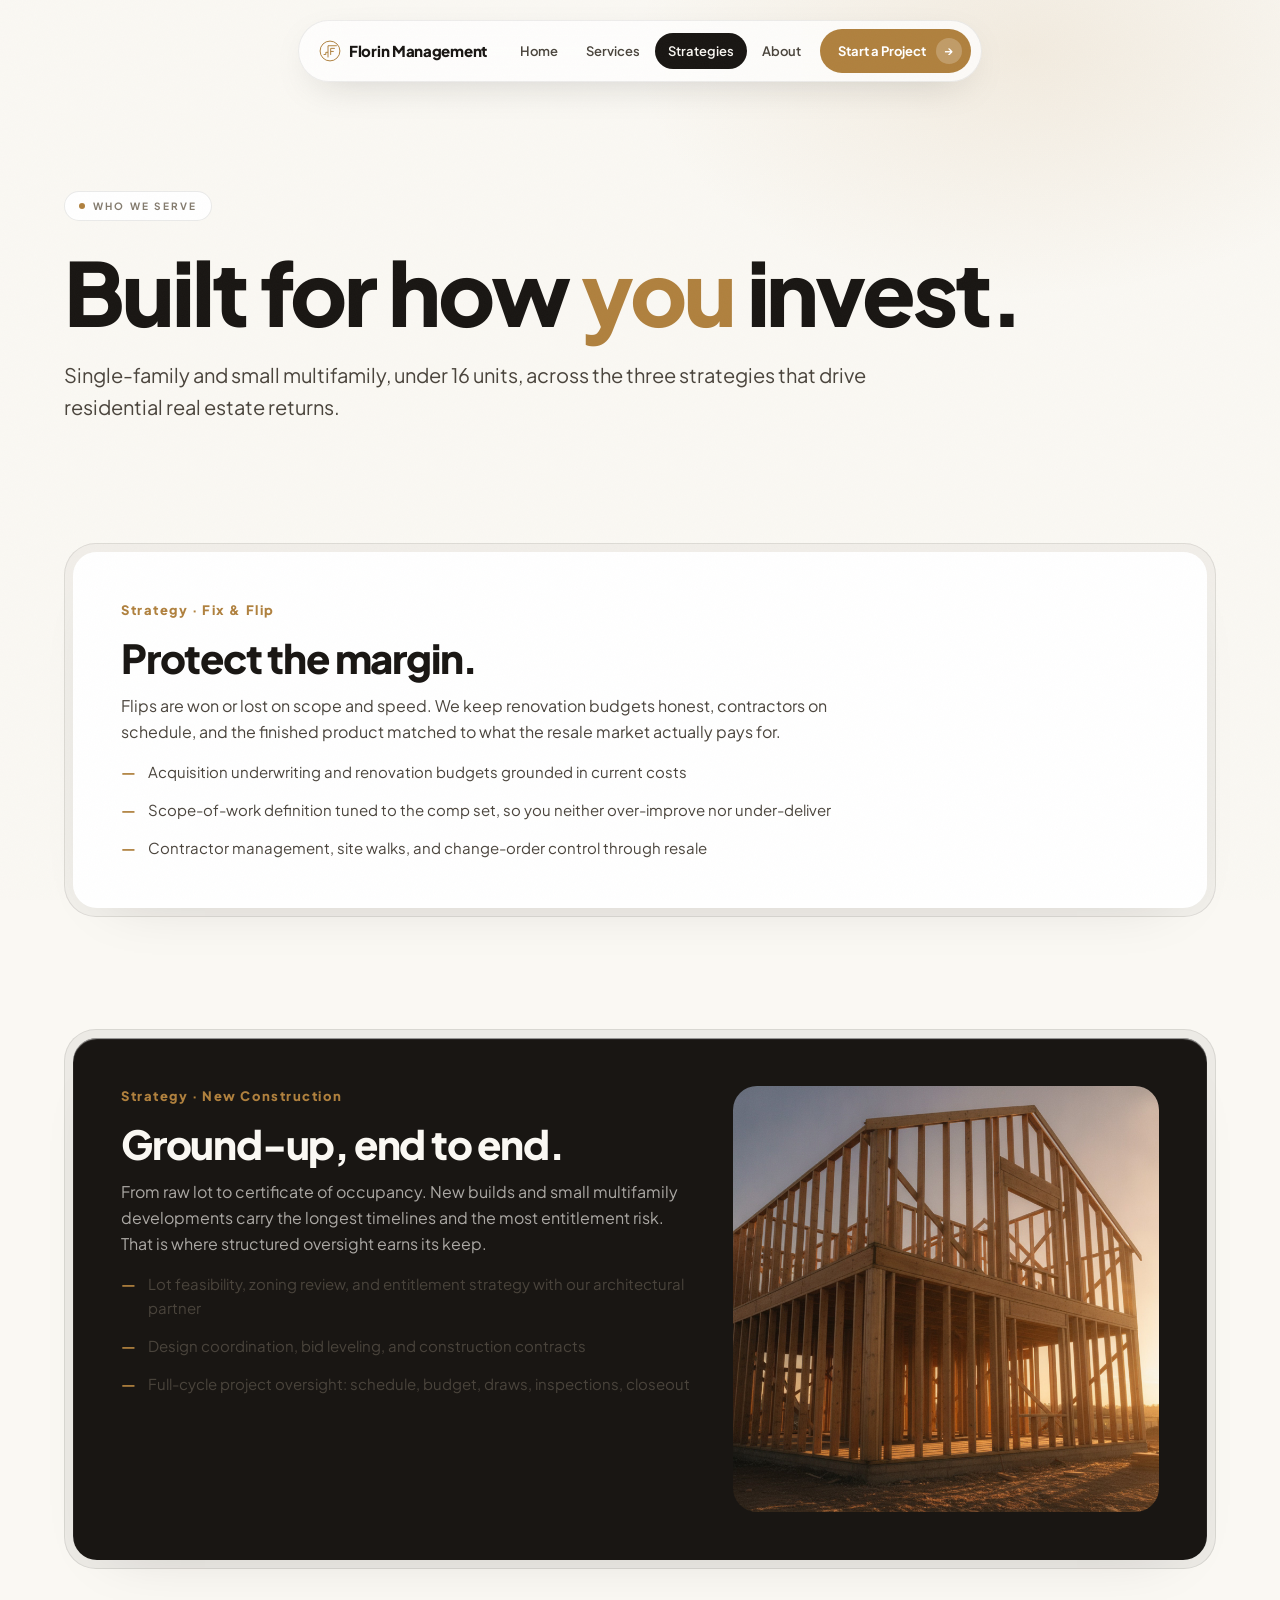
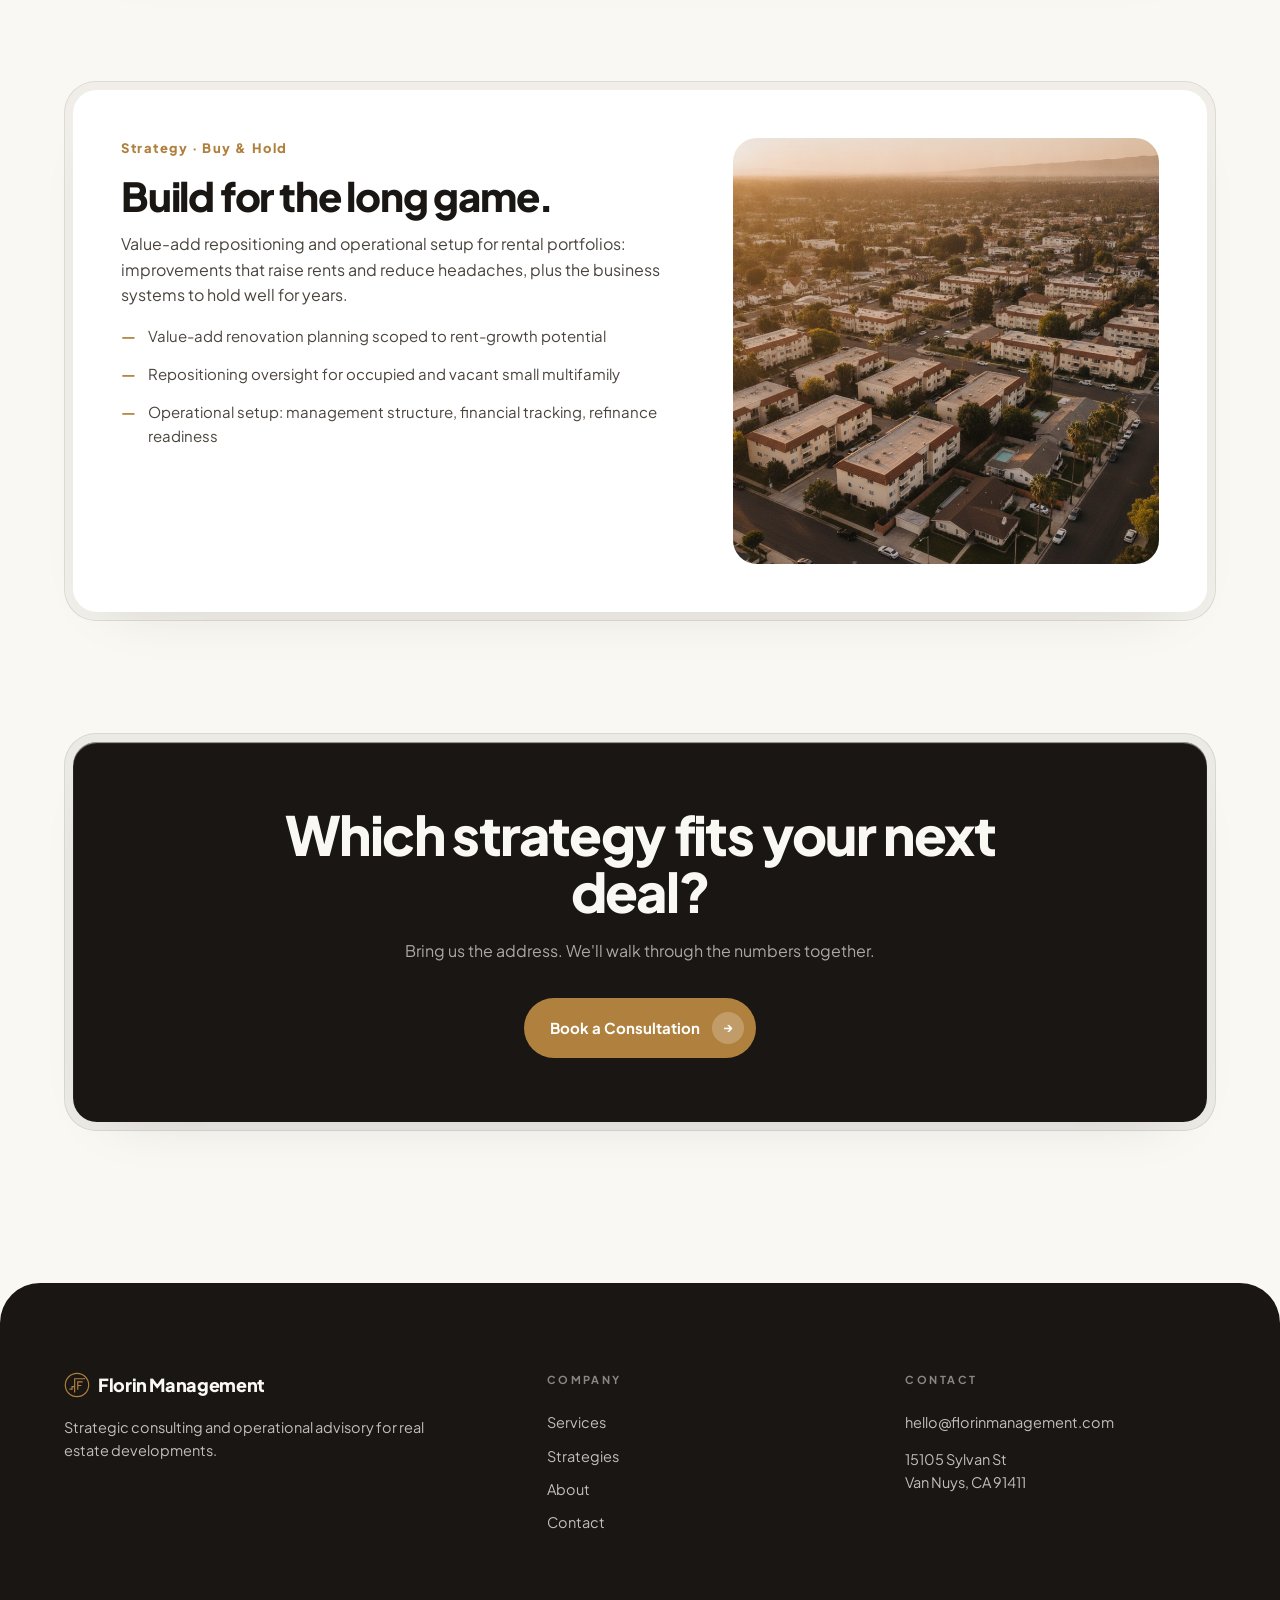
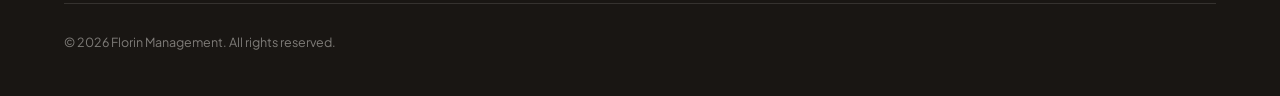
<file: strategies.html>
<!DOCTYPE html>
<html lang="en">
<head>
<meta charset="UTF-8">
<meta name="viewport" content="width=device-width, initial-scale=1.0">
<title>Strategies | Florin Management</title>
<meta name="description" content="Advisory for fix &amp; flip, new construction, and buy &amp; hold real estate strategies for single-family and small multifamily under 16 units.">
<link rel="preconnect" href="https://fonts.googleapis.com">
<link rel="preconnect" href="https://fonts.gstatic.com" crossorigin>
<link href="https://fonts.googleapis.com/css2?family=Plus+Jakarta+Sans:wght@400;500;600;700;800&display=swap" rel="stylesheet">
<link rel="icon" type="image/svg+xml" href="assets/logo.svg">
<link rel="stylesheet" href="styles.css">
</head>
<body>

<nav class="nav">
  <div class="nav-pill">
    <a class="nav-logo" href="index.html"><img src="assets/logo.svg" alt="" class="coin-img">Florin Management</a>
    <div class="nav-links">
      <a href="index.html">Home</a>
      <a href="services.html">Services</a>
      <a href="strategies.html" class="active">Strategies</a>
      <a href="about.html">About</a>
    </div>
    <a class="nav-cta" href="contact.html">Start a Project <span class="arr">→</span></a>
  </div>
</nav>
<button class="burger" aria-label="Menu"><span></span><span></span></button>
<div class="mobile-menu">
  <a href="index.html">Home</a><a href="services.html">Services</a><a href="strategies.html">Strategies</a>
  <a href="about.html">About</a><a href="contact.html">Contact</a>
</div>

<header class="page-hero">
  <div class="wrap">
    <span class="eyebrow rv">Who we serve</span>
    <h1 class="rv d1" style="margin:26px 0 22px;max-width:16ch">Built for how <span class="gold">you</span> invest.</h1>
    <p class="lede rv d2">Single-family and small multifamily, under 16 units, across the three strategies that drive residential real estate returns.</p>
  </div>
</header>

<section id="flip" style="padding-top:40px">
  <div class="wrap">
    <div class="shell rv"><div class="core" style="padding:48px">
      <div class="num">Strategy · Fix &amp; Flip</div>
      <h2 style="margin:16px 0 14px;font-size:clamp(28px,3.5vw,40px)">Protect the margin.</h2>
      <p style="color:var(--ink-soft);max-width:62ch">Flips are won or lost on scope and speed. We keep renovation budgets honest, contractors on schedule, and the finished product matched to what the resale market actually pays for.</p>
      <ul class="card-list" style="max-width:62ch">
        <li>Acquisition underwriting and renovation budgets grounded in current costs</li>
        <li>Scope-of-work definition tuned to the comp set, so you neither over-improve nor under-deliver</li>
        <li>Contractor management, site walks, and change-order control through resale</li>
      </ul>
    </div></div>
  </div>
</section>

<section id="construction" style="padding-top:0">
  <div class="wrap">
    <div class="shell shell-dark rv"><div class="core core-dark" style="padding:48px">
      <div class="split">
        <div>
          <div class="num">Strategy · New Construction</div>
          <h2 style="margin:16px 0 14px;font-size:clamp(28px,3.5vw,40px)">Ground-up, end to end.</h2>
          <p class="mute-on-dark" style="max-width:62ch">From raw lot to certificate of occupancy. New builds and small multifamily developments carry the longest timelines and the most entitlement risk. That is where structured oversight earns its keep.</p>
          <ul class="card-list" style="max-width:62ch">
            <li>Lot feasibility, zoning review, and entitlement strategy with our architectural partner</li>
            <li>Design coordination, bid leveling, and construction contracts</li>
            <li>Full-cycle project oversight: schedule, budget, draws, inspections, closeout</li>
          </ul>
        </div>
        <div class="media-shell"><img src="assets/oversight.jpg" alt="Timber framing of a new house glowing at sunset"></div>
      </div>
    </div></div>
  </div>
</section>

<section id="hold" style="padding-top:0">
  <div class="wrap">
    <div class="shell rv"><div class="core" style="padding:48px">
      <div class="split">
        <div>
          <div class="num">Strategy · Buy &amp; Hold</div>
          <h2 style="margin:16px 0 14px;font-size:clamp(28px,3.5vw,40px)">Build for the long game.</h2>
          <p style="color:var(--ink-soft);max-width:62ch">Value-add repositioning and operational setup for rental portfolios: improvements that raise rents and reduce headaches, plus the business systems to hold well for years.</p>
          <ul class="card-list" style="max-width:62ch">
            <li>Value-add renovation planning scoped to rent-growth potential</li>
            <li>Repositioning oversight for occupied and vacant small multifamily</li>
            <li>Operational setup: management structure, financial tracking, refinance readiness</li>
          </ul>
        </div>
        <div class="media-shell"><img src="assets/hold.jpg" alt="Dusk aerial of small multifamily buildings in the San Fernando Valley"></div>
      </div>
    </div></div>
  </div>
</section>

<section style="padding-top:0">
  <div class="wrap">
    <div class="shell shell-dark rv"><div class="core core-dark" style="padding:64px 40px;text-align:center">
      <h2 style="max-width:20ch;margin:0 auto 18px">Which strategy fits your next deal?</h2>
      <p class="mute-on-dark" style="max-width:50ch;margin:0 auto 34px">Bring us the address. We'll walk through the numbers together.</p>
      <a class="btn" style="background:var(--bronze);color:#fff;display:inline-flex" href="contact.html">Book a Consultation <span class="arr" style="background:rgba(255,255,255,.22)">→</span></a>
    </div></div>
  </div>
</section>

<footer>
  <div class="wrap">
    <div class="cols">
      <div>
        <a class="nav-logo" style="color:var(--cream);font-size:18px" href="index.html"><img src="assets/logo.svg" alt="" class="coin-img">Florin Management</a>
        <p style="margin-top:16px;max-width:34ch">Strategic consulting and operational advisory for real estate developments.</p>
      </div>
      <div>
        <h4>Company</h4>
        <a class="flink" href="services.html">Services</a>
        <a class="flink" href="strategies.html">Strategies</a>
        <a class="flink" href="about.html">About</a>
        <a class="flink" href="contact.html">Contact</a>
      </div>
      <div>
        <h4>Contact</h4>
        <a class="flink" href="mailto:hello@florinmanagement.com">hello@florinmanagement.com</a>
        <p style="margin-top:8px">15105 Sylvan St<br>Van Nuys, CA 91411</p>
      </div>
    </div>
    <div class="foot-bottom">
      <span>© 2026 Florin Management. All rights reserved.</span>
    </div>
  </div>
</footer>

<script src="main.js"></script>
</body>
</html>
</file>
<file: styles.css>
/* Florin Management — design system */
:root{
  --cream:#FAF8F3; --paper:#FFFFFF; --ink:#191613; --ink-soft:#4A443C;
  --mute:#847B6E; --line:rgba(25,22,19,.09); --bronze:#B0813E; --bronze-deep:#8A6227;
  --ease:cubic-bezier(.32,.72,0,1);
}
*{margin:0;padding:0;box-sizing:border-box}
html{scroll-behavior:smooth}
body{font-family:'Plus Jakarta Sans',system-ui,sans-serif;background:var(--cream);color:var(--ink);
  -webkit-font-smoothing:antialiased;line-height:1.6;overflow-x:hidden}
body::after{content:"";position:fixed;inset:0;z-index:60;pointer-events:none;opacity:.025;
  background-image:url("data:image/svg+xml,%3Csvg xmlns='http://www.w3.org/2000/svg' width='120' height='120'%3E%3Cfilter id='n'%3E%3CfeTurbulence type='fractalNoise' baseFrequency='0.85' numOctaves='2'/%3E%3C/filter%3E%3Crect width='120' height='120' filter='url(%23n)'/%3E%3C/svg%3E")}
a{color:inherit;text-decoration:none}
img{max-width:100%;display:block}
.wrap{max-width:1200px;margin:0 auto;padding:0 24px}

/* nav */
.nav{position:fixed;top:0;left:0;right:0;z-index:40;display:flex;justify-content:center;padding-top:20px;pointer-events:none}
.nav-pill{pointer-events:auto;display:flex;align-items:center;gap:6px;background:rgba(255,255,255,.72);
  backdrop-filter:blur(20px);-webkit-backdrop-filter:blur(20px);border:1px solid rgba(25,22,19,.07);
  border-radius:999px;padding:8px 10px 8px 20px;box-shadow:0 12px 40px -18px rgba(25,22,19,.25)}
.nav-logo{font-weight:800;letter-spacing:-.02em;font-size:15px;margin-right:14px;display:flex;align-items:center;gap:8px}
.nav-logo .coin-img{width:22px;height:22px;display:block}
footer .nav-logo .coin-img{width:26px;height:26px}
.nav-links{display:flex;gap:2px}
.nav-links a{font-size:13px;font-weight:600;color:var(--ink-soft);padding:8px 13px;border-radius:999px;
  transition:all .5s var(--ease)}
.nav-links a:hover{background:rgba(25,22,19,.05);color:var(--ink)}
.nav-links a.active{background:var(--ink);color:var(--cream)}
.nav-cta{display:flex;align-items:center;gap:10px;background:var(--bronze);color:#fff;font-size:13px;font-weight:700;
  padding:9px 9px 9px 18px;border-radius:999px;transition:all .5s var(--ease)}
.nav-cta .arr{width:26px;height:26px;border-radius:50%;background:rgba(255,255,255,.22);display:flex;
  align-items:center;justify-content:center;font-size:12px;transition:transform .5s var(--ease)}
.nav-cta:hover{background:var(--bronze-deep)}
.nav-cta:hover .arr{transform:translate(2px,-1px)}
.burger{display:none;pointer-events:auto;width:44px;height:44px;border-radius:50%;background:rgba(255,255,255,.85);
  border:1px solid rgba(25,22,19,.08);position:relative;cursor:pointer}
.burger span{position:absolute;left:13px;right:13px;height:2px;background:var(--ink);border-radius:2px;
  transition:all .5s var(--ease)}
.burger span:nth-child(1){top:17px}.burger span:nth-child(2){top:25px}
.burger.open span:nth-child(1){top:21px;transform:rotate(45deg)}
.burger.open span:nth-child(2){top:21px;transform:rotate(-45deg)}
.mobile-menu{position:fixed;inset:0;z-index:35;background:rgba(250,248,243,.92);backdrop-filter:blur(30px);
  -webkit-backdrop-filter:blur(30px);display:flex;flex-direction:column;justify-content:center;padding:0 32px;
  opacity:0;pointer-events:none;transition:opacity .5s var(--ease)}
.mobile-menu.open{opacity:1;pointer-events:auto}
.mobile-menu a{font-size:34px;font-weight:800;letter-spacing:-.03em;padding:10px 0;
  transform:translateY(24px);opacity:0;transition:all .7s var(--ease)}
.mobile-menu.open a{transform:translateY(0);opacity:1}
.mobile-menu.open a:nth-child(1){transition-delay:.05s}.mobile-menu.open a:nth-child(2){transition-delay:.1s}
.mobile-menu.open a:nth-child(3){transition-delay:.15s}.mobile-menu.open a:nth-child(4){transition-delay:.2s}
.mobile-menu.open a:nth-child(5){transition-delay:.25s}

/* type */
.eyebrow{display:inline-flex;align-items:center;gap:8px;border:1px solid var(--line);background:var(--paper);
  border-radius:999px;padding:6px 14px;font-size:10px;font-weight:700;letter-spacing:.22em;text-transform:uppercase;
  color:var(--mute)}
.eyebrow::before{content:"";width:6px;height:6px;border-radius:50%;background:var(--bronze)}
h1{font-size:clamp(44px,7vw,88px);line-height:1.02;letter-spacing:-.035em;font-weight:800}
h2{font-size:clamp(32px,4.5vw,54px);line-height:1.06;letter-spacing:-.03em;font-weight:800}
h3{font-size:22px;letter-spacing:-.02em;font-weight:700}
.lede{font-size:clamp(17px,2vw,20px);color:var(--ink-soft);max-width:56ch}
.gold{color:var(--bronze)}

/* sections */
section{padding:112px 0}
.hero{padding:200px 0 120px;position:relative}
.hero::before{content:"";position:absolute;inset:0;pointer-events:none;
  background:radial-gradient(700px 420px at 78% 18%,rgba(176,129,62,.13),transparent 65%)}
.hero-art{position:absolute;inset:0;pointer-events:none;z-index:-1;
  background:url("assets/hero.jpg") right center/cover no-repeat;opacity:.9;
  -webkit-mask-image:linear-gradient(90deg,transparent 0%,rgba(0,0,0,.4) 40%,#000 70%);
  mask-image:linear-gradient(90deg,transparent 0%,rgba(0,0,0,.4) 40%,#000 70%)}

/* media cards */
.media-shell{overflow:hidden;display:flex}
.media-shell img{width:100%;height:100%;min-height:280px;object-fit:cover;border-radius:calc(2rem - 8px);
  transition:transform 1.2s var(--ease)}
.media-shell:hover img{transform:scale(1.03)}
.split{display:grid;grid-template-columns:1.15fr .85fr;gap:36px;align-items:stretch}
@media(max-width:900px){.split{grid-template-columns:1fr}.media-shell img{min-height:220px}}
.page-hero{padding:190px 0 80px;position:relative}
.page-hero::before{content:"";position:absolute;inset:0;pointer-events:none;
  background:radial-gradient(600px 380px at 80% 10%,rgba(176,129,62,.11),transparent 65%)}

/* buttons */
.btn{display:inline-flex;align-items:center;gap:12px;border-radius:999px;font-weight:700;font-size:15px;
  padding:14px 12px 14px 26px;transition:all .5s var(--ease);cursor:pointer}
.btn:active{transform:scale(.98)}
.btn .arr{width:32px;height:32px;border-radius:50%;display:flex;align-items:center;justify-content:center;
  font-size:13px;transition:transform .5s var(--ease)}
.btn:hover .arr{transform:translate(2px,-1px) scale(1.05)}
.btn-dark{background:var(--ink);color:var(--cream)}
.btn-dark .arr{background:rgba(255,255,255,.14)}
.btn-dark:hover{background:#000}
.btn-ghost{background:transparent;border:1px solid rgba(25,22,19,.15);color:var(--ink)}
.btn-ghost .arr{background:rgba(25,22,19,.06)}
.btn-ghost:hover{border-color:rgba(25,22,19,.35)}

/* double-bezel shells */
.shell{background:rgba(25,22,19,.04);border:1px solid var(--line);border-radius:2rem;padding:8px}
.core{background:var(--paper);border-radius:calc(2rem - 8px);padding:36px;height:100%;
  box-shadow:inset 0 1px 1px rgba(255,255,255,.6),0 24px 60px -40px rgba(25,22,19,.18)}
.shell-dark{background:rgba(25,22,19,.06)}
.core-dark{background:var(--ink);color:var(--cream)}
.core-dark .mute-on-dark{color:rgba(250,248,243,.65)}

/* bento grid */
.bento{display:grid;grid-template-columns:repeat(12,1fr);gap:20px}
.b8{grid-column:span 8}.b6{grid-column:span 6}.b4{grid-column:span 4}.b12{grid-column:span 12}

.num{font-size:13px;font-weight:800;color:var(--bronze);letter-spacing:.12em}
.card-list{display:flex;flex-direction:column;gap:14px;margin-top:16px}
.card-list li{list-style:none;display:flex;gap:12px;color:var(--ink-soft);font-size:15px}
.card-list li::before{content:"—";color:var(--bronze);font-weight:700;flex-shrink:0}

/* stats */
.stat{font-size:clamp(38px,4.5vw,58px);font-weight:800;letter-spacing:-.03em;line-height:1}
.stat-label{font-size:13px;color:var(--mute);margin-top:8px;letter-spacing:.04em}

/* footer */
footer{background:var(--ink);color:var(--cream);padding:88px 0 44px;border-radius:2.5rem 2.5rem 0 0;margin-top:40px}
footer .cols{display:grid;grid-template-columns:1.4fr 1fr 1fr;gap:48px;margin-bottom:64px}
footer h4{font-size:11px;letter-spacing:.22em;text-transform:uppercase;color:rgba(250,248,243,.5);margin-bottom:18px;font-weight:700}
footer a,footer p{color:rgba(250,248,243,.75);font-size:14.5px}
footer .flink{display:block;padding:5px 0;transition:color .4s var(--ease)}
footer .flink:hover{color:#fff}
.foot-bottom{border-top:1px solid rgba(250,248,243,.12);padding-top:28px;display:flex;justify-content:space-between;
  align-items:center;gap:16px;flex-wrap:wrap;font-size:12.5px;color:rgba(250,248,243,.45)}
.badge-ab{display:inline-flex;align-items:center;gap:7px;border:1px solid rgba(250,248,243,.16);border-radius:999px;
  padding:6px 14px;font-size:11.5px;color:rgba(250,248,243,.6);transition:all .4s var(--ease)}
.badge-ab:hover{border-color:rgba(250,248,243,.4);color:#fff}

/* reveal */
.rv{opacity:0;transform:translateY(42px);filter:blur(6px);
  transition:opacity .9s var(--ease),transform .9s var(--ease),filter .9s var(--ease)}
.rv.in{opacity:1;transform:translateY(0);filter:blur(0)}
.d1{transition-delay:.08s}.d2{transition-delay:.16s}.d3{transition-delay:.24s}

/* forms */
input,textarea,select{width:100%;font:inherit;font-size:15px;background:var(--cream);border:1px solid var(--line);
  border-radius:16px;padding:14px 18px;color:var(--ink);outline:none;transition:border .4s var(--ease)}
input:focus,textarea:focus,select:focus{border-color:var(--bronze)}
label{font-size:12px;font-weight:700;letter-spacing:.08em;text-transform:uppercase;color:var(--mute);
  display:block;margin-bottom:8px}
.field{margin-bottom:20px}

@media(max-width:900px){
  .bento{grid-template-columns:1fr}
  .b8,.b6,.b4,.b12{grid-column:span 1}
  .nav-links,.nav-cta{display:none}
  .burger{display:block;position:fixed;top:20px;right:20px;z-index:45}
  .nav-pill{position:fixed;top:20px;left:20px;padding:10px 20px}
  section{padding:72px 0}
  .hero{padding:150px 0 80px}
  .page-hero{padding:140px 0 56px}
  footer .cols{grid-template-columns:1fr;gap:36px}
  .core{padding:26px}
}
</file>
